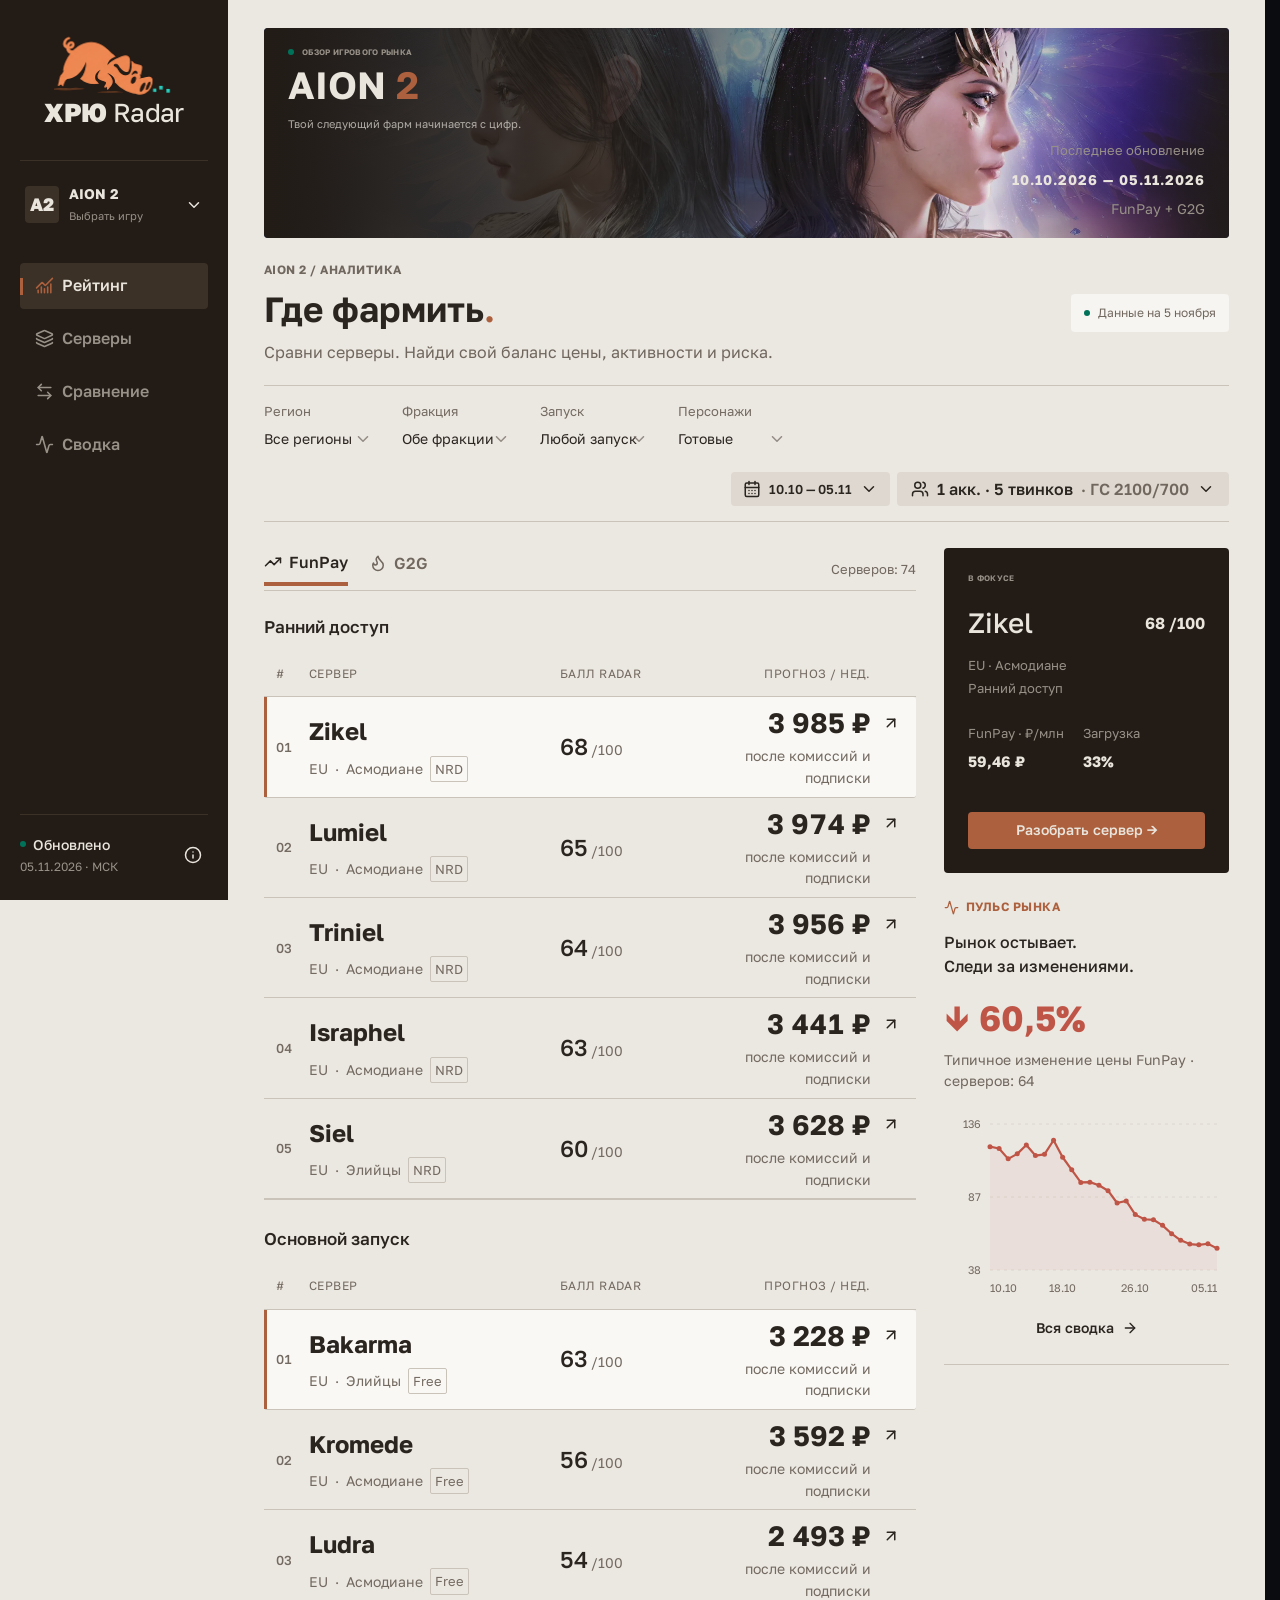
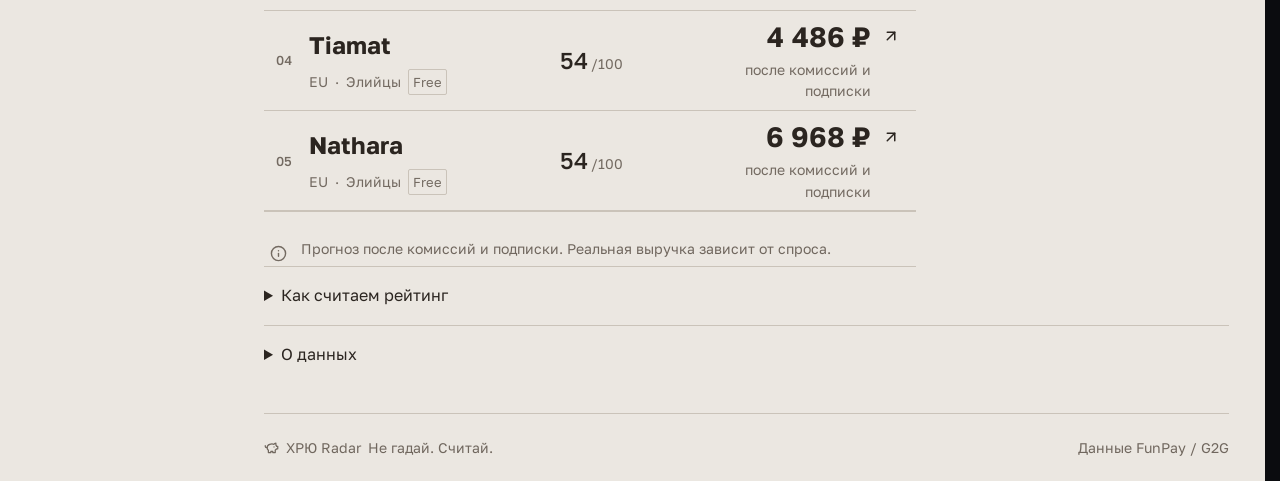
<file: index.html>
<!doctype html><html lang="ru"><meta charset="utf-8"><meta name="viewport" content="width=device-width,initial-scale=1"><title>ХРЮ Radar — AION 2</title><link rel="stylesheet" href="base.css?v=6c9a076c4dc3814c"><link rel="stylesheet" href="working.css?v=8d4cc81366f62b6c"><link rel="stylesheet" href="additions.css?v=b5411ca0a4e7e678"><body><div id="root">Загрузка сохранённых данных…</div><script id="publicationManifest" type="application/json">{"schema_version":"radar_publication_v1","generation":"135b8413547b15d266c007ae80b2dcfcaa9ae17c582a7082f0b9a6cc3ad3d61a","built_at":"2026-11-05T15:26:07.470210+00:00","files":{"data.json":{"path":"data.135b8413547b15d266c007ae80b2dcfcaa9ae17c582a7082f0b9a6cc3ad3d61a.json","sha256":"6f145ba5fe3cd5aca8122b6fd59c827f19010d3eb09880023d44b4642247a480"},"extra.json":{"path":"extra.135b8413547b15d266c007ae80b2dcfcaa9ae17c582a7082f0b9a6cc3ad3d61a.json","sha256":"6c4c9c7c0abc92376260e49a959cdbe99e0820cf877656933834e658649ce357"}}}</script><script src="model.js?v=e4dc9dd5b176dac6"></script><script type="module" src="app.js?v=dff369c497db030e"></script></body></html>
</file>
<file: base.css>
:root,.design-A{--background:oklch(.155 .006 260);--foreground:oklch(.95 .008 95);--card:oklch(.205 .007 260);--popover:oklch(.245 .008 260);--primary:oklch(.85 .174 86);--primary-foreground:oklch(.16 .015 80);--secondary:oklch(.235 .006 260);--muted:oklch(.27 .006 260);--muted-foreground:oklch(.65 .014 260);--accent:oklch(.30 .014 80);--border:oklch(.32 .008 260);--positive:oklch(.78 .16 147);--negative:oklch(.73 .14 28);--lime:oklch(.88 .16 120);--surface:oklch(.955 .008 100);--surface-ink:oklch(.24 .012 260);--surface-muted:oklch(.51 .012 260);--surface-border:oklch(.86 .009 100);--chart-grid:oklch(.82 .008 100);--banner-shade:oklch(.13 .008 260 / 96%);--copper:oklch(.66 .09 49);--teal:oklch(.61 .10 181);--shadow:0 14px 40px oklch(.05 0 0 / 30%);--font-heading:'Manrope','Golos Text',sans-serif;--font-body:'Golos Text',sans-serif;--art-overlay:linear-gradient(90deg,oklch(.13 .008 260) 0%,oklch(.13 .008 260 / 85%) 28%,oklch(.13 .008 260 / 8%) 68%,oklch(.13 .008 260 / 85%) 100%);}
.design-B{--background:oklch(.93 .009 75);--foreground:oklch(.27 .013 60);--card:oklch(.97 .006 75);--popover:oklch(.99 .003 75);--primary:oklch(.55 .105 178);--primary-foreground:oklch(.99 .003 75);--secondary:oklch(.885 .013 75);--muted:oklch(.88 .01 75);--muted-foreground:oklch(.52 .018 65);--accent:oklch(.86 .023 175);--border:oklch(.82 .016 75);--positive:oklch(.49 .10 172);--negative:oklch(.58 .14 30);--surface:oklch(.98 .005 75);--surface-ink:oklch(.27 .013 60);--surface-muted:oklch(.53 .018 65);--surface-border:oklch(.88 .012 75);--chart-grid:oklch(.86 .013 75);--nav-bg:oklch(.23 .014 60);--nav-ink:oklch(.92 .012 75);--nav-muted:oklch(.66 .016 75);--nav-active:oklch(.32 .023 65);--copper:oklch(.57 .11 45);--shadow:0 16px 44px oklch(.25 .01 65 / 14%);--font-heading:'Golos Text',sans-serif;--art-overlay:linear-gradient(90deg,oklch(.23 .014 60) 0%,oklch(.23 .014 60 / 85%) 28%,oklch(.23 .014 60 / 10%) 75%,oklch(.23 .014 60 / 85%) 100%);}
@layer base{*{box-sizing:border-box;border-color:var(--border)}body{margin:0;background:var(--background);color:var(--foreground);font-family:var(--font-body);font-size:16px;letter-spacing:0}button,a,input,select{ -webkit-tap-highlight-color:transparent}button,a,select{touch-action:manipulation}button{font-family:inherit}a{text-decoration:none;color:inherit}button,input,select{font-size:inherit}input,select{color:inherit}input:focus,select:focus{outline:2px solid var(--primary);outline-offset:2px}h1,h2,h3,p{margin:0}h1,h2,h3{font-family:var(--font-heading);letter-spacing:0}button:focus-visible,a:focus-visible{outline:2px solid var(--primary);outline-offset:3px}svg{flex-shrink:0}button{cursor:pointer}}
.radar{min-height:100vh;background:var(--background);color:var(--foreground);font-family:var(--font-body);font-size:16px}.muted{color:var(--muted-foreground)}.positive-text{color:var(--positive)}.negative-text{color:var(--negative)}.eyebrow{font-size:10px;font-weight:650;letter-spacing:1.6px;display:flex;align-items:center;gap:8px;color:var(--muted-foreground)}.live-dot{width:6px;height:6px;background:var(--positive);border-radius:50%;display:inline-block;flex-shrink:0}.prototype-bar{min-height:46px;padding:6px 3%;display:flex;align-items:center;justify-content:space-between;border-bottom:1px solid var(--border);font-size:10px;letter-spacing:1px;gap:16px;background:var(--card)}.prototype-bar>span:first-child{display:flex;gap:9px;align-items:center;color:var(--muted-foreground)}.prototype-note{font-size:10px;letter-spacing:0}.design-switch{display:flex;padding:3px;background:var(--background);border:1px solid var(--border);border-radius:6px;gap:3px}.design-switch button{font-size:11px;height:27px;padding:0 12px}.design-switch button span{font-weight:400;color:var(--muted-foreground)}.design-switch button.selected{background:var(--primary);color:var(--primary-foreground)}.design-switch button.selected span{color:inherit;opacity:.7}.prototype-date{font-size:11px;letter-spacing:0;color:var(--muted-foreground)}.demo-label{font-size:8px;border:1px solid var(--border);padding:3px 6px;margin-left:10px;border-radius:3px}.app-nav{height:87px;display:flex;align-items:center;gap:32px;padding:0 3%;border-bottom:1px solid var(--border)}.brand{display:flex;align-items:center;gap:9px;font-size:23px;font-weight:800;white-space:nowrap;line-height:1.1}.brand-icon{display:grid;place-items:center;width:37px;height:37px;color:var(--primary)}.brand-icon svg{width:34px;height:34px}.brand-light{font-weight:450}.brand small{display:none;font-size:8px;letter-spacing:2px;margin-top:9px;font-weight:400}.game-picker{position:relative;padding-left:27px;border-left:1px solid var(--border)}.game-button{height:48px;padding:0 10px;gap:12px}.game-button>span:nth-child(2){text-align:left;font-size:14px;font-weight:700}.game-button small{display:block;font-size:10px;color:var(--muted-foreground);font-weight:400;margin-top:4px}.game-tile{height:37px;width:35px;background:var(--muted);display:flex;align-items:center;justify-content:center;font-family:var(--font-heading);font-weight:800;font-size:18px;border-radius:4px;color:var(--primary)}.game-tile>span{font-size:12px;margin-top:8px}.app-nav nav{display:flex;align-items:center;gap:8px;align-self:stretch}.nav-link{color:var(--muted-foreground);height:auto;border-radius:0;position:relative;padding:0 17px;font-size:14px;gap:9px}.nav-link.active{color:var(--primary)}.nav-link.active:after{content:'';position:absolute;bottom:0;height:3px;background:var(--primary);left:17px;right:17px}.nav-bottom{margin-left:auto;display:flex;gap:17px;align-items:center}.snapshot{font-size:11px;white-space:nowrap}.snapshot .live-dot{margin-right:5px}.snapshot small{display:block;color:var(--muted-foreground);font-size:10px;margin:5px 0 0 12px}.main-content{max-width:1720px;margin:0 auto;padding:27px 3% 0;min-width:0}.game-banner{position:relative;height:166px;overflow:hidden;background:var(--card);border-radius:5px;display:flex;align-items:center;justify-content:space-between;padding:25px 30px;margin-bottom:30px;isolation:isolate}.game-banner>img{position:absolute;inset:0;width:100%;height:100%;object-fit:cover;object-position:55% 35%;z-index:-2}.game-banner:after{content:'';position:absolute;inset:0;background:var(--art-overlay);z-index:-1}.game-banner .eyebrow{color:var(--primary);font-size:9px;letter-spacing:1.8px}.game-banner-copy p{font-size:12px;color:var(--foreground);opacity:.7;margin-top:7px}.game-title{font-family:var(--font-heading);font-size:53px;font-weight:650;line-height:1.2;margin-top:4px}.game-title>span:first-child{color:var(--primary)}.game-status{display:inline-block;font-family:var(--font-body);font-size:9px;vertical-align:middle;letter-spacing:1px;font-weight:600;padding:3px 6px;border:1px solid var(--border);margin-left:15px;color:var(--primary)}.banner-meta{text-align:right;display:flex;flex-direction:column;gap:8px}.banner-meta>span{font-size:10px;color:var(--muted-foreground)}.banner-meta strong{font-size:14px;letter-spacing:1px}.banner-meta small{font-size:10px;color:var(--muted-foreground)}.page-heading{display:flex;align-items:center;justify-content:space-between;margin-bottom:24px;gap:20px}.page-heading .eyebrow{margin-bottom:8px;font-size:9px}.page-heading h1{font-size:35px;line-height:1.25;font-weight:800}.heading-dot{color:var(--primary)}.page-heading p{font-size:13px;color:var(--muted-foreground);margin-top:9px}.data-status{font-size:11px;color:var(--muted-foreground);display:flex;gap:7px;align-items:center;white-space:nowrap}.filter-bar{display:flex;align-items:center;gap:10px;background:var(--card);padding:12px 14px;border-radius:5px;margin-bottom:26px}.filter-icon{color:var(--muted-foreground);padding:0 6px}.select-field{display:flex;align-items:center;gap:9px;position:relative;border-right:1px solid var(--border);padding-right:12px}.select-field>span{font-size:10px;color:var(--muted-foreground);display:none}.select-field select{appearance:none;background:transparent;border:0;padding:8px 23px 8px 7px;font-size:12px;cursor:pointer;max-width:160px}.select-field svg{position:absolute;right:12px;pointer-events:none;color:var(--muted-foreground)}select option{background:var(--popover);color:var(--foreground)}.filter-end{margin-left:auto;display:flex;gap:9px;align-items:center}.period-wrap,.squad-wrap{position:relative}.period-wrap>button,.squad-button{font-size:11px;height:34px;padding:0 12px;box-shadow:none}.popover{position:absolute;z-index:40;top:calc(100% + 10px);background:var(--popover);color:var(--foreground);padding:18px;border:1px solid var(--border);border-radius:7px;box-shadow:var(--shadow);min-width:260px}.popover>strong{display:block;font-size:14px;margin-bottom:15px}.game-menu{left:0;width:310px}.game-menu button{width:100%;justify-content:flex-start;height:51px}.game-menu button>svg{margin-left:auto;color:var(--positive)}.soon-game{display:flex;align-items:center;gap:12px;padding:14px 10px;font-size:13px;color:var(--muted-foreground)}.soon-game>span{margin-left:auto;font-size:10px;border:1px solid var(--border);padding:3px 7px;border-radius:3px}.squad-menu{right:0;width:320px}.stepper{display:flex;align-items:center;gap:5px;margin:12px 0}.stepper>span{margin-right:auto;font-size:12px}.stepper button{background:var(--secondary);height:28px;width:28px}.stepper output{width:25px;text-align:center;font-size:13px;font-weight:600}.squad-menu>small{font-size:11px;line-height:1.7;color:var(--muted-foreground)}.period-menu{right:0;min-width:280px}.period-menu label{display:flex;align-items:center;justify-content:space-between;font-size:13px;margin-bottom:12px}.period-menu input{background:var(--background);border:1px solid var(--border);padding:8px;border-radius:4px;color-scheme:dark}.design-B .period-menu input{color-scheme:light}.period-menu>button{width:100%;font-size:12px}.ranking-layout{display:grid;grid-template-columns:minmax(0,1fr) 285px;gap:24px}.section-toolbar{display:flex;justify-content:space-between;align-items:center;margin-bottom:16px;gap:10px}.section-toolbar>.muted{font-size:10px;white-space:nowrap}.tabs{display:flex;align-items:center;gap:22px}.tabs button{font-size:13px;color:var(--muted-foreground);padding:0 0 11px;height:34px;border-radius:0;position:relative;gap:7px}.tabs button.active{color:var(--primary)}.tabs button.active:after{content:'';position:absolute;bottom:0;left:0;right:0;height:2px;background:var(--primary)}.data-surface{background:var(--surface);color:var(--surface-ink);border-radius:6px}.ranking-table{overflow:hidden}.table-head,.server-row{display:grid;grid-template-columns:35px minmax(220px,1.5fr) minmax(110px,.8fr) minmax(145px,1fr) 30px;align-items:center;gap:10px;padding:0 22px}.table-head{height:39px;color:var(--surface-muted);font-size:8px;letter-spacing:1px;border-bottom:1px solid var(--surface-border)}.table-head>span{display:flex;align-items:center;gap:4px}.table-head>span:nth-child(4){justify-content:flex-end}.server-row{min-height:81px;border-bottom:1px solid var(--surface-border);position:relative;transition:background .18s}.server-row:hover{background:color-mix(in oklab,var(--primary) 7%,var(--surface))}.server-row.leader{background:color-mix(in oklab,var(--primary) 8%,var(--surface))}.server-row.leader:before{content:'';position:absolute;top:0;bottom:0;left:0;width:3px;background:var(--primary)}.rank-number{font-size:12px;color:var(--surface-muted);font-weight:500}.server-row:first-of-type .rank-number{color:var(--surface-ink)}.server-name{display:flex;align-items:center;gap:12px;min-width:0}.server-name a{font-size:16px;font-weight:700;display:flex;align-items:center;gap:10px;flex-wrap:wrap}.server-avatar{width:39px;height:42px;border-radius:5px;background:var(--surface-border);display:grid;place-items:center;color:var(--surface-ink);flex-shrink:0}.avatar-0{background:color-mix(in oklab,var(--copper) 25%,var(--surface));color:var(--copper)}.avatar-1{background:color-mix(in oklab,var(--teal) 20%,var(--surface));color:var(--teal)}.avatar-2{background:color-mix(in oklab,var(--surface-muted) 18%,var(--surface))}.best-tag{font-size:7px;letter-spacing:.7px;padding:3px 5px;border-radius:2px;background:var(--primary);color:var(--primary-foreground);white-space:nowrap}.server-tags{display:flex;align-items:center;gap:7px;font-size:9px;color:var(--surface-muted);margin-top:6px}.server-tags>span+span:before{content:'·';margin-right:7px}.server-tags .launch-tag{font-size:8px;padding:2px 4px;border:1px solid var(--surface-border);border-radius:2px}.server-tags .launch-tag:before{content:none}.score-cell{display:flex;align-items:center;gap:7px}.score-cell strong{font-size:19px}.score-cell small{font-size:9px;color:var(--surface-muted)}.score-track{width:52px;height:4px;background:var(--surface-border);border-radius:3px;overflow:hidden}.score-fill{display:block;height:100%;background:var(--copper)}.score-57{width:57%;background:var(--teal)}.score-55{width:55%;background:var(--teal)}.score-53{width:53%;background:var(--teal)}.score-48{width:48%}.score-45{width:45%}.score-36{width:36%}.forecast-cell{text-align:right}.forecast-cell strong{font-size:19px;white-space:nowrap;font-weight:750}.forecast-cell small{display:block;font-size:8px;color:var(--surface-muted);margin-top:5px}.row-arrow{color:var(--surface-muted);width:30px;height:32px}.table-foot{display:flex;align-items:center;gap:6px;font-size:9px;color:var(--surface-muted);padding:12px 21px}.table-foot>span{margin-left:auto;white-space:nowrap}.ranking-note{display:flex;align-items:flex-start;gap:9px;color:var(--muted-foreground);font-size:10px;margin-top:17px;line-height:1.8}.ranking-note svg{margin-top:2px}.ranking-note p>span{opacity:.8}.ranking-aside{padding-top:50px}.market-pulse{background:var(--card);padding:22px;border-radius:5px}.market-pulse .eyebrow{font-size:9px;letter-spacing:1.1px}.pulse-mini{color:var(--primary);font-size:22px;line-height:12px}.pulse-heading{display:flex;align-items:center;gap:8px;margin-top:17px}.pulse-heading h3{font-size:17px;line-height:1.5;font-weight:650}.pulse-icon{margin-left:auto;display:none;color:var(--primary)}.pulse-value{font-size:32px;font-family:var(--font-heading);font-weight:700;color:var(--negative);margin-top:20px}.pulse-value small{display:block;font-family:var(--font-body);font-size:10px;font-weight:400;color:var(--muted-foreground);margin-top:4px}.market-pulse .trend-chart{margin-top:13px;--chart-grid:var(--border)}.market-pulse .chart-dot{fill:var(--card)}.market-pulse .trend-chart text{fill:var(--muted-foreground)}.market-pulse .chart-tip rect{fill:var(--foreground)}.market-pulse .chart-tip text{fill:var(--background)}.inline-link{padding:0;margin-top:10px;justify-content:space-between;width:100%;font-size:11px;color:var(--primary)}.pick-section{padding:22px 0 0}.pick-section>.eyebrow{font-size:9px;color:var(--primary);letter-spacing:1px}.pick-title{display:flex;justify-content:space-between;align-items:center;margin-top:17px}.pick-title>strong{font-size:23px;font-family:var(--font-heading)}.score-badge{font-size:16px;color:var(--primary);font-weight:650}.score-badge small{font-size:10px;color:var(--muted-foreground)}.pick-section p{font-size:11px;line-height:1.8;margin-top:9px;color:var(--muted-foreground)}.pick-facts{display:flex;gap:20px;margin:17px 0}.pick-facts>div{display:flex;flex-direction:column;gap:7px}.pick-facts span{font-size:9px;color:var(--muted-foreground)}.pick-facts strong{font-size:15px}.wide{width:100%;font-size:12px;height:38px;justify-content:space-between}.trend-chart svg{display:block;width:100%;overflow:visible}.trend-chart.positive{--line-color:var(--positive)}.trend-chart.negative{--line-color:var(--negative)}.trend-chart.neutral{--line-color:var(--copper)}.chart-grid{stroke:var(--chart-grid);stroke-width:.6;stroke-dasharray:2 3}.chart-area{fill:var(--line-color);opacity:.07}.chart-line{fill:none;stroke:var(--line-color);stroke-width:2}.chart-dot{fill:var(--surface);stroke:var(--line-color);stroke-width:1.7}.chart-dot:not(.active){opacity:0}.trend-chart text{font-family:var(--font-body);font-size:8px;fill:var(--surface-muted)}.chart-tip rect{fill:var(--surface-ink)}.chart-tip text{font-size:9px;fill:var(--surface);font-weight:500}.chart-tip{pointer-events:none}.empty-state{padding:45px;text-align:center;display:flex;flex-direction:column;align-items:center;gap:12px}.empty-state p{font-size:13px}.empty-state button{margin-top:5px}.server-page-heading{margin-top:8px}.server-selection{display:flex;align-items:center;gap:17px;padding:14px 0;border-bottom:1px solid var(--border);margin-bottom:24px}.server-search-wrap{position:relative;flex-shrink:0}.server-search-wrap>button{font-size:12px;height:35px}.stable-servers{display:flex;gap:3px;overflow-x:auto}.stable-servers button{font-size:12px;gap:7px;padding:0 12px;height:35px;color:var(--muted-foreground)}.stable-servers button small{font-size:10px;opacity:.6}.stable-servers button.active{background:var(--primary);color:var(--primary-foreground)}.server-search{width:380px;padding:12px;left:0}.search-input{display:flex;align-items:center;border-bottom:1px solid var(--border);gap:8px;margin-bottom:13px;padding-bottom:7px}.search-input input{border:0;background:transparent;font-size:12px;width:100%;min-width:0;outline:none}.search-input>button{width:24px;height:26px;flex-shrink:0}.server-search>small{font-size:9px;letter-spacing:1px;color:var(--muted-foreground);padding:10px;display:block}.server-search>button{width:100%;justify-content:flex-start;font-size:12px;height:41px}.server-search>button span{font-size:9px;color:var(--muted-foreground)}.server-search>button b{margin-left:auto;font-size:12px;color:var(--primary)}.server-context{display:grid;grid-template-columns:1.1fr .65fr 1fr 1.25fr;align-items:center;background:var(--card);border-radius:6px;padding:24px 28px;gap:20px}.server-identity{display:flex;align-items:center;gap:16px}.context-icon{display:grid;place-items:center;width:60px;height:70px;background:var(--muted);color:var(--primary);border-radius:5px}.context-icon svg{width:32px;height:32px}.server-kicker{font-size:10px;color:var(--muted-foreground);margin-bottom:6px;white-space:nowrap}.server-kicker span{padding:0 3px}.server-identity h2{font-size:32px;line-height:1.1;margin-bottom:10px}.restricted{display:flex;gap:5px;align-items:center;font-size:9px;color:var(--primary)}.context-score,.context-income{border-left:1px solid var(--border);padding-left:27px;display:flex;flex-direction:column}.context-score>span,.context-income>span,.context-load>div>span{font-size:9px;letter-spacing:.7px;color:var(--muted-foreground)}.context-score strong{font-size:40px;font-family:var(--font-heading);line-height:1.4;color:var(--primary)}.context-score small{font-size:12px;color:var(--muted-foreground);font-weight:400;margin-left:5px}.context-income strong{font-size:32px;margin-top:8px;white-space:nowrap}.context-income>small{font-size:10px;color:var(--muted-foreground);margin-top:4px}.context-load{display:grid;grid-template-columns:1fr 1.2fr;align-items:center;gap:14px;border-left:1px solid var(--border);padding-left:24px}.context-load>div:first-child{display:flex;flex-direction:column;gap:11px}.context-load strong{font-size:26px}.context-load .chart-grid{stroke:var(--border)}.context-load .chart-dot{fill:var(--card)}.context-load .trend-chart text{fill:var(--muted-foreground);font-size:9px}.server-tab-bar{display:flex;justify-content:space-between;gap:14px;align-items:center;margin:24px 0}.market-columns-heading{display:grid;grid-template-columns:1fr 1fr;gap:22px;margin-bottom:13px}.market-columns-heading h3{display:flex;align-items:center;gap:9px;font-size:18px}.market-columns-heading h3>span:last-child{font-size:8px;font-family:var(--font-body);font-weight:400;letter-spacing:1px;color:var(--muted-foreground);margin-left:auto}.source-logo{font-size:14px;display:grid;place-items:center;border-radius:4px;width:27px;height:27px;background:var(--primary);color:var(--primary-foreground);font-weight:800}.source-logo.g2g{background:var(--positive);color:var(--background)}.market-charts{display:grid;grid-template-columns:1fr 1fr;gap:14px 22px}.metric-chart{padding:18px 22px 10px;min-width:0}.chart-heading{display:flex;align-items:center;justify-content:space-between;font-size:12px;gap:10px}.chart-source{font-size:8px;color:var(--surface-muted);letter-spacing:1px}.chart-metric{display:flex;align-items:center;gap:15px;margin:8px 0 3px;min-height:30px;flex-wrap:wrap}.chart-metric strong{font-size:26px;font-weight:700}.chart-metric>span{display:flex;gap:4px;align-items:center;font-size:10px}.metric-chart .trend-chart{max-height:105px}.metric-chart .trend-chart svg{height:104px}.chart-caption{display:block;font-size:9px;color:var(--surface-muted);margin:5px 0}.market-disclaimer{display:flex;align-items:center;gap:10px;font-size:10px;color:var(--muted-foreground);margin-top:18px;line-height:1.7}.market-disclaimer>svg:last-child{margin-left:auto}.farm-layout{display:grid;grid-template-columns:minmax(0,1fr) 320px;gap:25px;align-items:start}.section-title{display:flex;justify-content:space-between;align-items:center;gap:15px;margin-bottom:15px}.section-title h2{font-size:20px;font-weight:700}.section-title h3{font-size:17px}.section-title>button{font-size:11px;padding:0;height:28px;color:var(--muted-foreground)}.scenario-fields{padding:20px 23px}.field-grid{display:grid;grid-template-columns:1fr 1fr;gap:25px}.field-grid+.field-grid{margin-top:20px}.field-grid label,.field-grid legend{font-size:11px;margin-bottom:8px;font-weight:500}.field-grid label{display:flex;flex-direction:column;gap:8px;margin:0}.field-grid input{border:1px solid var(--surface-border);background:transparent;padding:10px 12px;border-radius:4px;width:100%;font-size:16px;font-weight:600;height:41px}.field-grid fieldset{border:0;padding:0;min-width:0}.segmented{display:flex;background:var(--surface-border);padding:3px;border-radius:5px;gap:3px}.segmented button{flex:1;height:31px;font-size:12px;color:var(--surface-muted);border-radius:3px}.segmented button.selected{background:var(--surface);color:var(--surface-ink);box-shadow:0 1px 3px color-mix(in oklab,var(--surface-ink) 12%,transparent)}.dungeon-title{margin-top:24px}.dungeon-title .muted{font-size:9px;display:flex;align-items:center;gap:5px}.main-marker,.twin-marker{display:inline-block;width:6px;height:6px;border-radius:50%;background:var(--primary);margin-left:5px}.twin-marker{background:var(--positive)}.dungeon-grid{display:grid;grid-template-columns:repeat(3,minmax(0,1fr));gap:13px}.dungeon{position:relative;border-radius:5px;overflow:hidden;background:var(--card);min-width:0;isolation:isolate}.dungeon img{width:100%;height:90px;object-fit:cover;display:block;opacity:.9}.dungeon-type{position:absolute;left:9px;top:8px;font-size:6px;letter-spacing:.6px;padding:3px 5px;background:var(--banner-shade);color:var(--surface)}.dungeon-info{padding:10px 10px 7px;display:flex;flex-direction:column;gap:5px;min-height:52px}.dungeon-info strong{font-size:10px}.dungeon-info>span{font-size:9px;color:var(--muted-foreground)}.dungeon-actions{display:flex;border-top:1px solid var(--border);margin:0 9px;padding:6px 0;gap:2px}.dungeon-actions button{font-size:8px;flex:1;min-width:0;padding:0 3px;height:24px;gap:2px}.dungeon-actions button svg{width:10px;height:10px}.dungeon-actions button.selected-main{background:var(--primary);color:var(--primary-foreground)}.dungeon-actions button.selected-twin{background:var(--positive);color:var(--background)}.dungeon.main-selected:after{content:'';position:absolute;top:0;bottom:0;left:0;width:2px;background:var(--primary)}.energy-disabled{display:flex;align-items:center;gap:10px;color:var(--muted-foreground);font-size:9px;margin-top:17px;flex-wrap:wrap}.energy-disabled label{display:flex;align-items:center;gap:4px;opacity:.5}.energy-disabled input{width:12px;height:12px}.energy-disabled>.muted{margin-left:auto}.farm-result{padding:24px;position:sticky;top:20px}.farm-result .eyebrow{color:var(--surface-muted);letter-spacing:1px;font-size:9px}.farm-result h3{margin-top:20px;font-size:14px;font-weight:500}.farm-total{font-size:38px;font-weight:800;line-height:1.4;font-family:var(--font-heading);white-space:nowrap;margin-top:7px}.farm-submetrics{display:flex;gap:24px;margin:8px 0 25px}.farm-submetrics>div{display:flex;gap:6px;align-items:center;font-size:15px}.farm-submetrics svg{color:var(--surface-muted)}.farm-submetrics small{font-size:10px;color:var(--surface-muted);margin-left:3px;font-weight:400}.price-input-label{display:flex;flex-direction:column;gap:6px;font-size:12px;font-weight:600}.price-input-label>span{font-size:9px;color:var(--surface-muted);font-weight:400}.price-input-label input{border:1px solid var(--surface-border);border-radius:4px;background:transparent;padding:11px 12px;width:100%;font-size:20px;font-weight:700;margin-top:5px;height:48px}.reset-price{font-size:10px;padding:0;height:30px;color:var(--surface-muted);margin:5px 0 15px}.calculation-lines{padding-top:14px;border-top:1px solid var(--surface-border)}.calculation-lines>div{display:flex;justify-content:space-between;font-size:10px;color:var(--surface-muted);gap:8px;margin-bottom:13px}.calculation-lines strong{color:var(--surface-ink);white-space:nowrap}.calculation-lines .net-line{padding-top:15px;border-top:1px solid var(--surface-border);font-size:12px;color:var(--surface-ink);margin-top:18px}.assumption{display:flex;gap:7px;font-size:9px;line-height:1.8;color:var(--surface-muted);padding:12px;background:color-mix(in oklab,var(--copper) 8%,var(--surface));border-radius:3px;margin-top:20px}.assumption>svg{margin-top:2px;width:13px;height:13px}.local-note{display:flex;align-items:center;gap:4px;font-size:8px;color:var(--surface-muted);margin-top:13px}.page-symbol{width:35px;height:35px;color:var(--primary)}.comparison-controls{display:flex;gap:12px;align-items:center;margin-bottom:25px}.comparison-controls>.muted{margin-left:auto;font-size:11px}.comparison-row{display:grid;grid-template-columns:1.05fr 1fr 1fr;align-items:center;gap:22px;padding:18px 28px;border-bottom:1px solid var(--surface-border)}.comparison-row>span:first-child{font-size:12px;display:flex;gap:7px;align-items:center}.comparison-row>strong{font-size:22px}.comparison-row.metric-income>strong{font-size:30px;font-family:var(--font-heading)}.comparison-row.metric-score>strong{color:var(--teal)}.compare-head{padding-top:26px;padding-bottom:23px}.compare-head .eyebrow{font-size:8px;color:var(--surface-muted)}.compare-head h3{font-size:19px;margin-top:8px}.swap-servers{padding:0;font-size:10px;color:var(--surface-muted);height:25px;margin-top:10px}.compare-server label>span{font-size:9px;display:block;color:var(--surface-muted);margin-bottom:4px}.compare-server select{display:block;border:0;background:transparent;width:90%;font-size:27px;font-weight:750;cursor:pointer;padding:0}.compare-server>span{font-size:10px;display:block;color:var(--surface-muted);margin-top:7px}.trend-compare{padding-top:13px;padding-bottom:17px;border:0}.trend-compare>span:first-child{display:block;line-height:2}.trend-compare small{color:var(--surface-muted);font-size:10px}.trend-compare .trend-chart svg{height:70px}.compare-notice{display:flex;align-items:center;gap:9px;color:var(--muted-foreground);font-size:11px;padding:20px 0 28px}.unit-badge{font-size:9px;letter-spacing:1px;color:var(--primary);background:var(--secondary);padding:7px 10px;border-radius:3px}.section-title>div .eyebrow{margin-bottom:8px;font-size:8px}.loot-row{display:grid;grid-template-columns:1.5fr 1fr 1fr .6fr;align-items:center;gap:20px;padding:13px 24px;border-bottom:1px solid var(--border)}.loot-head{font-size:9px;color:var(--muted-foreground);letter-spacing:1px;padding-top:9px;padding-bottom:12px;background:var(--card);border-radius:4px 4px 0 0}.loot-row>span:first-child{display:flex;align-items:center;gap:12px;font-size:12px}.loot-head>span:first-child{font-size:9px}.loot-row strong{font-size:15px}.loot-row>span:last-child{font-size:12px}.loot-icon{display:grid;place-items:center;background:var(--card);color:var(--primary);width:32px;height:34px;border-radius:4px}.loot-1{color:var(--positive)}.loot-2{color:var(--negative)}.footnote{font-size:10px;color:var(--muted-foreground);margin-top:13px}.summary-topline{display:flex;align-items:center;gap:10px;margin:26px 0 23px;font-size:11px;color:var(--muted-foreground)}.summary-topline strong{font-size:11px;color:var(--foreground);font-weight:500}.summary-topline>.muted{margin-left:auto;font-size:10px}.summary-grid{display:grid;grid-template-columns:repeat(3,1fr);gap:20px}.summary-card{padding:25px;min-width:0}.summary-label{font-size:12px;display:flex;align-items:center;gap:9px;color:var(--surface-muted)}.summary-label svg{width:17px;height:17px}.summary-number{display:flex;align-items:center;gap:12px;font-size:40px;font-family:var(--font-heading);font-weight:750;margin-top:24px;white-space:nowrap}.summary-number svg{width:24px;height:24px}.summary-card>p{font-size:10px;color:var(--surface-muted);margin-top:7px}.summary-card>.trend-chart{margin:24px 0 18px}.summary-card>small{font-size:9px;color:var(--surface-muted);line-height:1.7;display:block}.summary-bottom{display:grid;grid-template-columns:1fr 1fr;margin:22px 0 30px;gap:20px}.signal-block{background:var(--card);padding:24px;display:flex;align-items:center;gap:18px;border-radius:5px}.signal-icon{width:48px;height:56px;border-radius:5px;display:grid;place-items:center;background:var(--secondary);color:var(--muted-foreground)}.signal-icon.warning{color:var(--copper);background:color-mix(in oklab,var(--copper) 10%,var(--card))}.signal-block .eyebrow{font-size:8px;letter-spacing:1px}.signal-block h2{font-size:29px;margin-top:7px;white-space:nowrap}.signal-block h2 span{font-family:var(--font-body);font-size:13px;font-weight:450;color:var(--muted-foreground);margin-left:5px}.signal-block p{font-size:10px;color:var(--muted-foreground);margin-top:8px}.signal-tag{margin-left:auto;color:var(--copper);font-size:8px;white-space:nowrap}.signal-radio{margin-left:auto;color:var(--muted-foreground)}.interpretation-title h2{font-size:19px}.interpretation-title>svg{color:var(--muted-foreground)}.explanations{border-top:1px solid var(--border)}.explanations>section{border-bottom:1px solid var(--border)}.explanations button{justify-content:space-between;width:100%;padding:18px 0;height:auto;font-size:12px;font-weight:500}.explanations p{font-size:12px;line-height:1.9;padding:0 40px 20px 0;color:var(--muted-foreground);max-width:850px}.explanations svg{transition:transform .2s}.rotated{transform:rotate(180deg)}.summary-disclaimer{display:flex;align-items:center;gap:9px;color:var(--muted-foreground);font-size:10px;margin-top:23px}footer{display:flex;align-items:center;justify-content:space-between;gap:20px;padding:23px 0;margin-top:30px;border-top:1px solid var(--border);color:var(--muted-foreground);font-size:9px}footer>span{display:flex;align-items:center;gap:7px}footer>span:first-child>span{margin-left:12px;opacity:.65}.modal-backdrop{position:fixed;inset:0;background:var(--banner-shade);z-index:80;display:flex;align-items:center;justify-content:center;padding:20px}.help-modal{position:relative;max-width:490px;background:var(--popover);border:1px solid var(--border);padding:35px;border-radius:7px;box-shadow:var(--shadow)}.help-modal h2{font-size:24px;margin:18px 0}.help-modal p{font-size:14px;line-height:1.8;color:var(--muted-foreground);margin-top:12px}.help-modal .close{position:absolute;right:12px;top:12px}
/* Market Desk: a different spatial system, not a palette swap. */
.design-B .prototype-bar{background:var(--card);padding-left:25px;padding-right:28px;position:relative;z-index:10}.design-B .app-layout{display:grid;grid-template-columns:228px minmax(0,1fr);min-height:calc(100vh - 46px)}.design-B .app-nav{height:calc(100vh - 46px);position:sticky;top:0;display:flex;flex-direction:column;align-items:stretch;background:var(--nav-bg);color:var(--nav-ink);border:0;padding:33px 20px 24px;gap:32px;--muted-foreground:var(--nav-muted);--foreground:var(--nav-ink);--secondary:var(--nav-active);--accent:var(--nav-active);--border:var(--nav-active);--popover:var(--nav-bg)}.design-B .brand{font-size:25px;gap:5px}.design-B .brand-icon{color:var(--copper)}.design-B .brand small{display:block}.design-B .game-picker{padding:18px 0 0;border-left:0;border-top:1px solid var(--nav-active)}.design-B .game-button{width:100%;justify-content:flex-start;padding:0 5px;gap:10px}.design-B .game-button>svg{margin-left:auto}.design-B .game-tile{background:var(--nav-active);color:var(--nav-ink)}.design-B .app-nav nav{flex-direction:column;gap:7px;align-items:stretch}.design-B .nav-link{height:46px;justify-content:flex-start;padding:0 15px;border-radius:4px;font-size:14px;color:var(--nav-muted)}.design-B .nav-link.active{background:var(--nav-active);color:var(--nav-ink)}.design-B .nav-link.active:after{height:17px;left:0;right:auto;top:15px;width:3px;background:var(--copper)}.design-B .nav-link.active svg{color:var(--copper)}.design-B .nav-bottom{margin: auto 0 0;justify-content:space-between;border-top:1px solid var(--nav-active);padding-top:20px}.design-B .game-menu{left:0;top:calc(100% + 12px)}.design-B .main-content{padding:35px 36px 0;width:100%;max-width:1770px}.design-B .game-banner{height:116px;margin-bottom:27px;padding:18px 24px;color:var(--nav-ink);border-radius:4px}.design-B .game-banner>img{object-position:70% 34%;object-fit:cover}.design-B .game-title{font-size:38px}.design-B .game-banner .eyebrow{color:var(--nav-muted);font-size:8px}.design-B .game-banner-copy p{font-size:11px;color:var(--nav-ink)}.design-B .game-banner .game-status{color:var(--nav-ink);border-color:var(--nav-active)}.design-B .banner-meta>span,.design-B .banner-meta small{color:var(--nav-muted)}.design-B .game-title>span:first-child{color:var(--copper)}.design-B .page-heading h1{font-size:35px;font-weight:650}.design-B .heading-dot{color:var(--copper)}.design-B .page-heading>.data-status{background:var(--card);padding:10px 13px;border-radius:4px}.design-B .filter-bar{background:transparent;border-top:1px solid var(--border);border-bottom:1px solid var(--border);border-radius:0;padding:13px 0;gap:8px;margin-bottom:26px;flex-wrap:wrap}.design-B .filter-icon{display:none}.design-B .select-field>span{display:block;font-size:9px}.design-B .select-field{gap:2px}.design-B .select-field select{font-size:11px;max-width:155px}.design-B .filter-end{gap:7px}.design-B .ranking-layout{grid-template-columns:minmax(0,1fr) 255px;gap:28px}.design-B .section-toolbar{border-bottom:1px solid var(--border);padding-bottom:0;margin-bottom:0;min-height:43px}.design-B .tabs button.active{color:var(--foreground)}.design-B .tabs button.active:after{background:var(--copper)}.design-B .tabs{gap:21px}.design-B .tabs button{font-size:12px}.design-B .ranking-table{background:transparent;border-radius:0;--surface-border:var(--border)}.design-B .table-head,.design-B .server-row{grid-template-columns:25px minmax(190px,1.4fr) minmax(85px,.75fr) minmax(115px,1fr) 25px;padding:0 12px;gap:8px}.design-B .table-head{height:45px;font-size:7px}.design-B .server-row{min-height:90px}.design-B .server-row.leader{background:var(--surface);border-radius:3px;margin-top:0}.design-B .server-row.leader:before{background:var(--copper)}.design-B .server-avatar{display:none}.design-B .server-name a{font-size:18px;gap:7px}.design-B .server-tags{font-size:9px}.design-B .best-tag{background:color-mix(in oklab,var(--primary) 13%,var(--surface));color:var(--primary);font-size:6px}.design-B .score-cell strong{font-size:23px;font-weight:500}.design-B .score-track{display:none}.design-B .forecast-cell strong{font-size:20px;font-weight:650}.design-B .forecast-cell small{font-size:8px}.design-B .table-foot{padding:14px 8px;font-size:8px}.design-B .table-foot>span{display:none}.design-B .ranking-aside{padding-top:0;display:flex;flex-direction:column;gap:25px}.design-B .market-pulse{padding:0 0 18px;border-radius:0;background:transparent;border-bottom:1px solid var(--border);order:2}.design-B .market-pulse .eyebrow{color:var(--copper)}.design-B .pulse-heading{margin-top:13px}.design-B .pulse-heading h3{font-size:16px;font-weight:500}.design-B .pulse-value{font-size:35px;margin-top:13px}.design-B .pick-section{background:var(--nav-bg);color:var(--nav-ink);padding:24px;border-radius:4px;order:1;--muted-foreground:var(--nav-muted);--primary:var(--copper);--primary-foreground:var(--nav-ink);--accent:var(--nav-active)}.design-B .pick-section .pick-title>strong{font-size:28px;font-weight:500}.design-B .pick-section .eyebrow{color:var(--nav-muted);font-size:8px}.design-B .pick-title{gap:7px}.design-B .pick-section .score-badge{color:var(--nav-ink)}.design-B .pick-section .wide{background:var(--copper);color:var(--nav-ink);height:37px;font-size:10px;margin-top:22px}.design-B .pick-facts{gap:19px;margin-top:22px}.design-B .ranking-note{font-size:9px}.design-B .server-selection{padding:0 0 20px;flex-wrap:wrap;gap:10px}.design-B .stable-servers{gap:1px}.design-B .stable-servers button{padding:0 10px}.design-B .stable-servers button.active{background:var(--foreground);color:var(--background)}.design-B .server-context{border-radius:0;background:transparent;border-bottom:1px solid var(--border);padding:0 0 26px;grid-template-columns:1.2fr .55fr .9fr 1.3fr}.design-B .context-icon{display:none}.design-B .server-identity h2{font-size:42px;font-weight:550}.design-B .restricted{color:var(--copper)}.design-B .context-score strong{color:var(--primary);font-weight:500}.design-B .context-income strong{font-size:30px;font-weight:550}.design-B .context-score,.design-B .context-income{border-left:0;padding-left:12px}.design-B .context-load{padding-left:15px}.design-B .market-columns-heading h3{font-size:20px;font-weight:500}.design-B .market-columns-heading h3>span:last-child{font-size:7px}.design-B .source-logo.funpay{background:var(--copper);color:var(--primary-foreground)}.design-B .metric-chart{border-radius:3px;padding:19px 23px 10px}.design-B .chart-metric strong{font-weight:500;font-size:29px}.design-B .market-charts{gap:18px 24px}.design-B .farm-layout{grid-template-columns:minmax(0,1fr) 310px}.design-B .scenario-fields{background:transparent;padding:0 0 20px;border-bottom:1px solid var(--border);border-radius:0}.design-B .field-grid input{background:var(--surface);border-color:transparent}.design-B .segmented{background:var(--secondary)}.design-B .segmented button.selected{background:var(--surface)}.design-B .farm-result{background:var(--nav-bg);color:var(--nav-ink);--surface-ink:var(--nav-ink);--surface-muted:var(--nav-muted);--surface:var(--nav-bg);--surface-border:var(--nav-active);--copper:oklch(.7 .10 50)}.design-B .farm-total{font-weight:500;font-size:40px}.design-B .farm-result .price-input-label input{background:var(--nav-active);border-color:transparent}.design-B .dungeon{background:var(--surface)}.design-B .dungeon-actions{border-color:var(--border)}.design-B .dungeon-actions button{font-size:8px}.design-B .comparison-controls{background:var(--card);padding:12px 16px;border-radius:4px}.design-B .comparison-table{background:transparent}.design-B .compare-head{background:var(--surface);border:0;border-radius:4px;padding-top:24px;padding-bottom:26px}.design-B .compare-head h3{font-weight:500;font-size:20px}.design-B .compare-server select{font-weight:500;font-size:30px}.design-B .comparison-row{padding-top:20px;padding-bottom:20px}.design-B .comparison-row>strong{font-weight:500}.design-B .comparison-row.metric-income{background:var(--card)}.design-B .comparison-row.metric-income>strong{font-size:32px;color:var(--primary)}.design-B .summary-card{border-radius:4px;padding:26px 24px}.design-B .summary-grid{gap:22px}.design-B .summary-number{font-size:38px;font-weight:500}.design-B .summary-bottom{background:var(--nav-bg);color:var(--nav-ink);gap:0;border-radius:4px;--muted-foreground:var(--nav-muted);--secondary:var(--nav-active);--card:var(--nav-bg);--copper:oklch(.73 .10 50)}.design-B .signal-block{background:transparent;flex-wrap:wrap}.design-B .signal-block+.signal-block{border-left:1px solid var(--nav-active)}.design-B .signal-tag{display:none}.design-B .signal-block h2{font-weight:500;font-size:30px}.design-B .summary-disclaimer .live-dot{background:var(--copper)}
@media(min-width:1550px){.main-content{padding-top:32px}.game-banner{height:178px}.page-heading h1{font-size:39px}.page-heading p{font-size:14px}.ranking-layout{grid-template-columns:minmax(0,1fr) 330px;gap:30px}.table-head,.server-row{grid-template-columns:42px minmax(250px,1.7fr) minmax(130px,.8fr) minmax(160px,1fr) 35px;padding-left:28px;padding-right:28px}.server-row{min-height:87px}.server-name a{font-size:18px}.server-tags{font-size:11px}.best-tag{font-size:8px}.score-cell strong{font-size:22px}.forecast-cell strong{font-size:22px}.forecast-cell small{font-size:9px}.table-head{font-size:9px}.filter-bar{padding:14px 18px}.select-field select{font-size:14px}.period-wrap>button,.squad-button{font-size:12px;height:36px}.section-toolbar{margin-bottom:18px}.tabs button{font-size:14px}.ranking-aside{padding-top:52px}.market-pulse{padding:26px}.pulse-heading h3{font-size:20px}.pulse-value{font-size:38px}.pulse-value small{font-size:11px}.pick-section p{font-size:13px}.pick-facts strong{font-size:18px}.pick-facts span{font-size:10px}.ranking-note{font-size:11px}.table-foot{font-size:10px}.metric-chart .trend-chart svg{height:116px}.metric-chart .trend-chart{max-height:120px}.farm-layout{grid-template-columns:minmax(0,1fr) 370px}.farm-result{padding:28px}.dungeon img{height:108px}.dungeon-info strong{font-size:13px}.dungeon-actions button{font-size:10px}.field-grid label,.field-grid legend{font-size:13px}.farm-total{font-size:45px}.calculation-lines>div{font-size:12px}.assumption{font-size:11px}.local-note{font-size:10px}.design-B .main-content{padding:35px 44px 0}.design-B .app-layout{grid-template-columns:250px minmax(0,1fr)}.design-B .ranking-layout{grid-template-columns:minmax(0,1fr) 300px;gap:34px}.design-B .server-row{min-height:94px}.design-B .table-head,.design-B .server-row{grid-template-columns:30px minmax(230px,1.5fr) 100px minmax(135px,1fr) 30px}.design-B .server-name a{font-size:21px}.design-B .server-tags{font-size:11px}.design-B .forecast-cell strong{font-size:24px}.design-B .filter-bar{flex-wrap:nowrap}.design-B .select-field select{font-size:13px}.design-B .market-pulse .pulse-heading h3{font-size:21px}.design-B .pick-section{padding:28px}.design-B .pick-section p{font-size:13px}.design-B .farm-layout{grid-template-columns:minmax(0,1fr) 350px}.design-B .dungeon-actions button{font-size:10px}.design-B .summary-number{font-size:45px}.summary-card>p{font-size:12px}.summary-card>small{font-size:11px}.summary-label{font-size:14px}.summary-number{font-size:45px}.signal-block h2{font-size:34px}.signal-block p{font-size:12px}.explanations button{font-size:14px}.comparison-row>span:first-child{font-size:14px}.comparison-row>strong{font-size:25px}}
@media(min-width:2200px){.radar{font-size:18px}.main-content{max-width:2040px}.app-nav{height:100px}.brand{font-size:27px}.nav-link{font-size:17px}.prototype-bar{min-height:50px}.design-switch button{font-size:13px;height:31px}.game-banner{height:195px}.page-heading h1{font-size:44px}.page-heading p{font-size:16px}.ranking-layout{grid-template-columns:minmax(0,1fr) 380px}.server-row{min-height:102px}.table-head,.server-row{padding-left:35px;padding-right:35px}.server-name a{font-size:21px}.server-tags{font-size:13px}.score-cell strong{font-size:27px}.forecast-cell strong{font-size:26px}.forecast-cell small{font-size:11px}.table-head{font-size:11px;height:49px}.tabs button{font-size:16px}.ranking-aside{padding-top:52px}.pulse-heading h3{font-size:25px}.pulse-value{font-size:42px}.pick-title>strong{font-size:30px}.pick-section p{font-size:15px}.wide{height:45px;font-size:15px}.filter-bar{padding:18px}.select-field select{font-size:16px}.period-wrap>button,.squad-button{font-size:14px;height:39px}.chart-heading{font-size:15px}.chart-metric strong{font-size:32px}.metric-chart .trend-chart svg{height:145px}.metric-chart .trend-chart{max-height:150px}.chart-caption{font-size:12px}.market-disclaimer{font-size:13px}.farm-layout{grid-template-columns:minmax(0,1fr) 420px}.dungeon img{height:145px}.dungeon-info strong{font-size:16px}.dungeon-info>span{font-size:12px}.dungeon-actions button{font-size:12px;height:29px}.farm-total{font-size:50px}.price-input-label{font-size:15px}.price-input-label>span{font-size:12px}.design-B .app-layout{grid-template-columns:280px minmax(0,1fr)}.design-B .app-nav{height:calc(100vh - 50px);padding:40px 25px}.design-B .nav-link{font-size:17px;height:52px}.design-B .ranking-layout{grid-template-columns:minmax(0,1fr) 350px}.design-B .server-row{min-height:110px}.design-B .server-name a{font-size:24px}.design-B .server-tags{font-size:13px}.design-B .forecast-cell strong{font-size:28px}.design-B .score-cell strong{font-size:29px}.design-B .filter-bar .select-field select{font-size:15px}.design-B .game-banner{height:150px}.design-B .game-title{font-size:48px}.design-B .page-heading h1{font-size:43px}.design-B .farm-layout{grid-template-columns:minmax(0,1fr) 410px}.design-B .dungeon-actions button{font-size:12px}.design-B .summary-number{font-size:50px}}
@media(max-width:1190px){.app-nav{gap:16px;padding:0 20px}.app-nav nav{gap:0}.nav-link{padding:0 12px;font-size:12px}.game-picker{padding-left:15px}.nav-bottom .snapshot{display:none}.main-content{padding:23px 24px 0}.prototype-note{display:none}.ranking-layout{grid-template-columns:minmax(0,1fr) 240px;gap:18px}.table-head,.server-row{grid-template-columns:23px minmax(145px,1.2fr) 78px minmax(100px,1fr) 25px;padding:0 13px;gap:7px}.best-tag{display:none}.server-avatar{width:30px;height:35px}.server-name{gap:9px}.server-name a{font-size:15px}.score-track{display:none}.forecast-cell strong{font-size:17px}.market-pulse{padding:18px}.pulse-heading h3{font-size:15px}.filter-bar{flex-wrap:wrap}.filter-end{margin-left:0;flex:1;justify-content:flex-end}.select-field select{font-size:11px;max-width:145px}.table-foot>span{display:none}.server-context{padding:22px;grid-template-columns:1fr .5fr .8fr;gap:15px}.context-load{display:none}.server-identity h2{font-size:29px}.context-icon{width:45px;height:58px}.context-income strong{font-size:27px}.stable-servers button{padding:0 8px;font-size:11px}.farm-layout{grid-template-columns:minmax(0,1fr) 285px;gap:18px}.farm-result{padding:21px}.farm-total{font-size:33px}.dungeon-grid{gap:9px}.dungeon-info strong{font-size:9px}.dungeon-actions button{font-size:7px}.design-B .app-layout{grid-template-columns:195px minmax(0,1fr)}.design-B .app-nav{padding:27px 15px}.design-B .brand{font-size:22px}.design-B .main-content{padding:28px 25px 0}.design-B .ranking-layout{grid-template-columns:minmax(0,1fr)}.design-B .ranking-aside{display:grid;grid-template-columns:1fr 1fr;gap:22px}.design-B .market-pulse{order:1;padding:20px 0}.design-B .pick-section{order:2;padding:22px}.design-B .pick-facts{margin:13px 0}.design-B .pick-section .wide{margin-top:14px}.design-B .market-pulse .trend-chart svg{height:65px}.design-B .filter-end{margin-top:3px}.design-B .server-context{grid-template-columns:1fr .6fr 1fr}.design-B .farm-layout{grid-template-columns:1fr}.design-B .farm-result{position:static;display:grid;grid-template-columns:1fr 1fr;gap:10px 25px}.design-B .farm-result .eyebrow,.design-B .farm-result h3,.design-B .farm-result .farm-total,.design-B .farm-result .farm-submetrics{grid-column:1}.design-B .farm-result .price-input-label{grid-column:2;grid-row:1/4}.design-B .farm-result .reset-price{grid-column:2;grid-row:4}.design-B .farm-result .calculation-lines{grid-column:1/-1}.design-B .farm-result h3{margin-top:10px}.design-B .farm-total{margin-top:0}.design-B .farm-submetrics{margin:0}.summary-number{font-size:31px}.summary-card{padding:20px}.summary-label{font-size:10px}.summary-number svg{width:17px;height:17px}.signal-block{padding:20px;gap:12px;flex-wrap:wrap}.signal-tag{display:none}.signal-block h2{font-size:25px}.signal-icon{width:40px;height:46px}.design-B .summary-grid{grid-template-columns:1fr 1fr;gap:17px}.design-B .summary-grid .summary-card:last-child{grid-column:1/-1;display:grid;grid-template-columns:1fr 1fr;gap:8px 20px}.design-B .summary-grid .summary-card:last-child .trend-chart{grid-column:2;grid-row:1/5;margin:0}.design-B .summary-number{font-size:34px}.design-B .summary-grid .summary-card:last-child .summary-number{margin:0}.design-B .summary-grid .summary-card:last-child>p{margin:0}.design-B .summary-grid .summary-card:last-child small{grid-column:1}.design-B .signal-icon{display:none}.design-B .summary-bottom .signal-radio{display:none}}
@media(max-width:900px){.prototype-bar{padding:6px 20px}.prototype-date{display:none}.app-nav{height:75px;flex-wrap:wrap;gap:12px}.brand{font-size:21px}.brand-icon{width:29px}.brand-icon svg{width:29px}.game-picker{padding-left:12px}.game-button{gap:8px}.game-button small{display:none}.app-nav nav{margin-left:auto}.nav-link{font-size:11px;padding:0 10px;gap:6px}.nav-link svg{width:16px}.nav-bottom{display:none}.ranking-layout{grid-template-columns:1fr}.ranking-aside{display:grid;grid-template-columns:1fr 1fr;gap:25px;padding-top:5px}.market-pulse{padding:22px}.market-pulse .trend-chart svg{height:75px}.pick-section{padding:15px 0}.table-head,.server-row{grid-template-columns:30px minmax(180px,1.3fr) 100px minmax(130px,1fr) 28px;padding:0 20px}.server-avatar{width:38px;height:42px}.score-track{display:block;width:40px}.server-name a{font-size:17px}.forecast-cell strong{font-size:20px}.filter-end{margin-left:auto}.game-banner{height:140px;padding:22px}.game-title{font-size:44px}.page-heading h1{font-size:30px}.stable-servers{width:100%}.server-selection{flex-wrap:wrap;gap:10px}.server-context{grid-template-columns:1.1fr .6fr 1fr}.market-columns-heading h3>span:last-child{display:none}.farm-layout{grid-template-columns:1fr}.farm-result{position:static}.farm-inputs{min-width:0}.dungeon img{height:115px}.dungeon-info strong{font-size:12px}.dungeon-actions button{font-size:10px}.farm-result{display:grid;grid-template-columns:1fr 1fr;gap:10px 30px}.farm-result .eyebrow,.farm-result h3,.farm-result .farm-total,.farm-result .farm-submetrics{grid-column:1}.farm-result .price-input-label{grid-column:2;grid-row:1/4}.farm-result .reset-price{grid-column:2;grid-row:4}.farm-result .calculation-lines{grid-column:1/-1}.farm-result h3{margin-top:10px}.farm-total{margin-top:0}.farm-submetrics{margin:0}.design-B .app-layout{grid-template-columns:165px minmax(0,1fr)}.design-B .app-nav{padding:25px 12px;gap:25px}.design-B .brand{font-size:18px;gap:4px}.design-B .brand-icon{width:25px}.design-B .brand-icon svg{width:25px}.design-B .brand small{font-size:6px;letter-spacing:1.5px}.design-B .game-button{gap:8px}.design-B .app-nav nav{margin:0;align-self:stretch}.design-B .nav-link{font-size:12px;padding:0 9px;gap:9px}.design-B .main-content{padding:24px 22px 0}.design-B .ranking-aside{grid-template-columns:1fr 1fr;gap:18px}.design-B .market-pulse .pulse-heading h3{font-size:14px}.design-B .pick-section{padding:18px}.design-B .pick-section .pick-title>strong{font-size:23px}.design-B .score-badge{font-size:13px}.design-B .score-badge small{font-size:8px}.design-B .table-head,.design-B .server-row{grid-template-columns:22px minmax(130px,1.3fr) 65px minmax(100px,1fr) 23px;padding:0 9px;gap:5px}.design-B .server-name a{font-size:16px}.design-B .forecast-cell strong{font-size:17px}.design-B .score-cell strong{font-size:20px}.design-B .score-cell small{font-size:7px}.design-B .filter-end{width:100%;justify-content:flex-start;flex-wrap:wrap}.design-B .server-context{gap:8px;grid-template-columns:1.1fr .6fr 1fr}.design-B .context-income strong{font-size:22px}.design-B .context-score strong{font-size:32px}.design-B .server-identity h2{font-size:34px}.design-B .server-kicker{font-size:8px}.design-B .market-charts{gap:14px}.design-B .metric-chart{padding:16px 15px 10px}.design-B .chart-metric strong{font-size:23px}.design-B .chart-heading{font-size:11px}.design-B .chart-source{font-size:7px}.design-B .comparison-controls{flex-wrap:wrap;gap:8px}.design-B .comparison-controls>.muted{display:none}.design-B .comparison-row{padding-left:17px;padding-right:17px;gap:14px}.design-B .compare-head h3{font-size:15px}.design-B .compare-server select{font-size:23px}.design-B .compare-server>span{font-size:8px}.design-B .comparison-row>span:first-child{font-size:10px}.design-B .comparison-row>strong{font-size:19px}.design-B .comparison-row.metric-income>strong{font-size:25px}.comparison-controls>.muted{display:none}.design-B .loot-row{padding:13px 12px;gap:12px}.design-B .loot-row>span:first-child{font-size:10px;gap:7px}.design-B .loot-row strong{font-size:12px}.design-B .loot-icon{width:25px}.summary-grid{gap:13px}.summary-card{padding:18px}.summary-number{font-size:27px;gap:5px}.summary-card>small{font-size:8px}.summary-label{gap:6px;font-size:9px}.design-B .summary-card{padding:20px 15px}.design-B .summary-number{font-size:29px}.design-B .summary-label{font-size:10px}.design-B .summary-topline{flex-wrap:wrap}.design-B .summary-topline>.muted{display:none}.design-B .signal-block{padding:18px 15px}.design-B .signal-block h2{font-size:25px}.design-B .signal-block h2 span{font-size:11px}footer{font-size:8px}footer>span:first-child>span{display:none}}
@media(max-width:650px){.prototype-bar{padding:7px 13px;gap:7px;flex-wrap:wrap;justify-content:center;min-height:45px}.prototype-bar>span:first-child{font-size:7px;letter-spacing:.7px}.design-switch{padding:2px;gap:1px}.design-switch button{height:26px;padding:0 7px;font-size:9px}.design-switch button span{display:none}.app-nav{height:auto;padding:14px 17px 0;justify-content:space-between;gap:13px}.brand{font-size:23px}.brand-icon{width:30px}.game-picker{padding-left:0;border:0}.game-button{height:36px}.game-tile{height:30px;width:28px;font-size:16px}.game-button>span:nth-child(2){font-size:12px}.app-nav nav{width:100%;height:46px;justify-content:space-between;margin:0}.nav-link{font-size:12px;gap:6px;padding:0 6px;flex:1}.nav-link.active:after{left:6px;right:6px;height:2px}.main-content{padding:18px 16px 0}.game-banner{height:119px;padding:17px;margin-bottom:24px}.game-title{font-size:36px}.game-banner .eyebrow{font-size:7px;letter-spacing:.7px}.game-banner-copy p{font-size:9px;max-width:180px;line-height:1.6}.game-banner>img{object-position:63% 35%}.banner-meta{display:none}.page-heading{margin-bottom:19px;gap:10px;align-items:flex-start}.page-heading h1{font-size:28px}.page-heading .eyebrow{font-size:8px;letter-spacing:1px}.page-heading p{font-size:11px;line-height:1.7;margin-top:8px}.data-status{display:none}.filter-bar{padding:10px 9px;gap:6px;margin-bottom:20px}.filter-icon{display:none}.select-field{padding-right:4px;flex:1;min-width:0;border-right:1px solid var(--border)}.select-field select{font-size:10px;max-width:100%;width:100%;padding:6px 13px 6px 1px}.select-field svg{width:10px;right:3px}.filter-end{margin:3px 0 0;width:100%;flex:none;display:flex;justify-content:flex-start;flex-wrap:wrap;gap:7px}.period-wrap>button,.squad-button{font-size:9px;height:31px;padding:0 9px;gap:6px}.squad-button>span>.muted{font-size:8px}.period-wrap>button svg,.squad-button svg{width:13px;height:13px}.squad-wrap .popover{left:0;right:auto;width:290px}.period-menu{left:0;right:auto}.section-toolbar{margin-bottom:12px}.tabs{gap:17px}.tabs button{font-size:11px;gap:5px}.tabs button svg{width:14px;height:14px}.section-toolbar>.muted{font-size:8px}.table-head,.server-row{grid-template-columns:19px minmax(110px,1.2fr) 36px minmax(85px,.9fr) 21px;gap:5px;padding:0 11px}.table-head{font-size:6px;letter-spacing:.2px;height:34px}.table-head>span:nth-child(3){font-size:0}.table-head>span:nth-child(3):before{content:'БАЛЛ';font-size:6px}.table-head svg{display:none}.server-row{min-height:74px}.rank-number{font-size:9px}.server-avatar{display:none}.server-name a{font-size:15px}.server-tags{font-size:7px;gap:4px;margin-top:6px;flex-wrap:wrap}.server-tags>span+span:before{margin-right:4px}.server-tags .launch-tag{font-size:6px;padding:1px 3px}.score-cell{gap:2px}.score-cell strong{font-size:17px}.score-cell small,.score-track{display:none}.forecast-cell strong{font-size:16px}.forecast-cell small{font-size:6px}.row-arrow{width:23px;height:28px}.row-arrow svg{width:15px;height:15px}.table-foot{font-size:7px;padding:11px;line-height:1.7}.table-foot svg{width:12px}.ranking-note{font-size:8px;gap:7px}.ranking-note svg{width:13px}.ranking-aside{gap:16px;grid-template-columns:1fr}.market-pulse{padding:20px;display:grid;grid-template-columns:1fr 1fr;gap:8px 18px}.market-pulse>.eyebrow{grid-column:1/-1}.market-pulse .pulse-heading{margin-top:5px}.market-pulse .pulse-heading h3{font-size:15px}.market-pulse .pulse-value{font-size:30px;grid-column:1;margin-top:5px}.market-pulse .pulse-value small{font-size:9px}.market-pulse .trend-chart{grid-column:2;grid-row:2/4;margin:0;align-self:center}.market-pulse .inline-link{grid-column:1/-1}.pick-section{padding:10px 0 0}.pick-title{margin-top:12px}.pick-facts{margin:13px 0}.pick-section p{font-size:11px}.server-page-heading{flex-wrap:wrap}.server-page-heading h1{font-size:27px}.server-page-heading>.period-wrap{margin-top:4px}.server-selection{margin-bottom:19px;padding:0 0 13px}.server-search-wrap>button{height:31px;font-size:11px}.stable-servers{padding-bottom:3px}.stable-servers button{font-size:11px;height:30px;padding:0 10px}.server-search{width:min(345px,calc(100vw - 32px));padding:10px}.server-search>button{font-size:11px;padding:0 8px;gap:7px}.server-search>button span{font-size:7px}.server-context{padding:19px 16px;grid-template-columns:1fr 1fr;gap:20px 14px}.server-identity{grid-column:1/-1;gap:12px}.context-icon{width:44px;height:57px}.server-identity h2{font-size:29px;margin-bottom:7px}.server-kicker{font-size:9px}.context-score,.context-income{border:0;padding-left:0}.context-score>span,.context-income>span{font-size:8px}.context-score strong{font-size:33px}.context-income strong{font-size:27px}.context-income>small{font-size:8px}.server-tab-bar{flex-wrap:wrap;gap:13px;margin:21px 0}.server-tab-bar .tabs{gap:22px}.market-columns-heading{gap:12px}.market-columns-heading h3{font-size:16px;gap:7px}.source-logo{width:23px;height:23px;font-size:12px}.market-charts{gap:11px}.metric-chart{padding:13px 11px 8px;border-radius:4px}.chart-heading{font-size:9px;min-height:20px;align-items:flex-start}.chart-source{display:none}.chart-metric{gap:3px 8px;min-height:36px;margin:3px 0}.chart-metric strong{font-size:21px}.chart-metric>span{font-size:7px;gap:2px}.chart-metric>span svg{width:10px;height:10px}.metric-chart .trend-chart svg{height:79px}.chart-caption{font-size:7px;line-height:1.6;min-height:22px}.market-disclaimer{font-size:8px;gap:7px;align-items:flex-start;line-height:1.8}.market-disclaimer>svg{width:13px;height:13px;margin-top:3px}.market-disclaimer>svg:last-child{display:none}.scenario-fields{padding:16px}.field-grid{gap:16px}.field-grid label,.field-grid legend{font-size:10px}.field-grid input{font-size:15px;padding:9px}.segmented{gap:1px;padding:3px}.segmented button{font-size:10px;padding:0 4px;height:29px}.section-title h2{font-size:18px}.section-title h3{font-size:16px}.section-title>button{font-size:10px}.dungeon-title .muted{font-size:7px;gap:3px}.dungeon-grid{gap:8px;grid-template-columns:repeat(3,minmax(0,1fr))}.dungeon img{height:68px}.dungeon-type{font-size:4px;left:5px;top:5px;letter-spacing:0;padding:3px}.dungeon-info{padding:9px 7px 6px;min-height:60px}.dungeon-info strong{font-size:9px;line-height:1.4;overflow-wrap:anywhere}.dungeon-info>span{font-size:8px}.dungeon-actions{margin:0 4px;gap:2px;flex-direction:column}.dungeon-actions button{font-size:8px;height:23px;flex:auto}.energy-disabled{font-size:8px;gap:8px}.energy-disabled>.muted{margin:0}.farm-result{padding:21px;gap:8px 14px;display:block}.farm-result .eyebrow{font-size:8px}.farm-result h3{margin-top:15px}.farm-total{font-size:39px;margin-top:5px}.farm-submetrics{margin:7px 0 23px}.price-input-label{font-size:11px}.price-input-label input{height:44px}.farm-submetrics>div{font-size:16px}.assumption{margin-top:15px}.page-symbol{display:none}.comparison-controls{flex-wrap:wrap;gap:8px;margin-bottom:18px}.comparison-row{grid-template-columns:1fr 1fr 1fr;gap:9px;padding:16px 12px}.comparison-row>span:first-child{font-size:9px;gap:4px}.comparison-row>span:first-child svg{width:11px}.comparison-row>strong{font-size:16px;white-space:nowrap}.comparison-row.metric-income>strong{font-size:19px}.compare-head{padding:17px 12px}.compare-head h3{font-size:12px;line-height:1.6}.compare-head .eyebrow{font-size:5px;letter-spacing:.5px}.swap-servers{font-size:7px;gap:3px;margin-top:4px;white-space:normal;line-height:1.5}.swap-servers svg{width:10px;height:10px}.compare-server label>span{font-size:8px}.compare-server select{font-size:19px;width:100%}.compare-server>span{font-size:7px;line-height:1.7}.trend-compare{padding:12px 10px}.trend-compare .trend-chart svg{height:55px}.trend-compare>span:first-child{font-size:9px}.trend-compare small{font-size:8px}.compare-notice{font-size:9px;align-items:flex-start;line-height:1.8;padding:17px 0 23px}.compare-notice svg{width:14px;height:14px;margin-top:3px}.section-title>div .eyebrow{font-size:6px;letter-spacing:.6px}.unit-badge{font-size:7px;letter-spacing:.5px;padding:6px}.loot-row{grid-template-columns:1.4fr .9fr .9fr .6fr;padding:11px 7px;gap:7px}.loot-head{font-size:7px}.loot-row>span:first-child{font-size:9px;gap:6px}.loot-head>span:first-child{font-size:7px}.loot-icon{width:22px;height:27px;flex-shrink:0}.loot-icon svg{width:16px;height:16px}.loot-row strong{font-size:11px}.loot-row>span:last-child{font-size:9px}.footnote{font-size:8px;line-height:1.7}.summary-topline{flex-wrap:wrap;gap:7px;font-size:9px;margin:20px 0 18px}.summary-topline strong{font-size:9px}.summary-topline>.muted{display:none}.summary-grid{grid-template-columns:1fr;gap:12px}.summary-card{padding:20px;display:grid;grid-template-columns:1fr 1fr;gap:4px 15px}.summary-card>.summary-label{grid-column:1/-1;font-size:11px}.summary-number{font-size:30px;grid-column:1;margin-top:12px;gap:7px}.summary-card>p{font-size:9px;grid-column:1;line-height:1.7;margin:0}.summary-card>.trend-chart{grid-column:2;grid-row:2/4;margin:0;align-self:center}.summary-card>small{font-size:8px;grid-column:1/-1;margin-top:13px}.summary-bottom{grid-template-columns:1fr;gap:12px;margin:15px 0 25px}.signal-block{padding:20px;gap:15px;flex-wrap:nowrap}.signal-block h2{font-size:28px}.signal-block p{font-size:9px}.signal-block .eyebrow{font-size:7px}.signal-radio{width:22px}.interpretation-title h2{font-size:17px}.explanations button{font-size:11px;gap:12px;text-align:left;white-space:normal}.explanations p{font-size:11px;padding-right:5px}.summary-disclaimer{font-size:8px;line-height:1.8;align-items:flex-start}.summary-disclaimer .live-dot{margin-top:5px}footer{margin-top:24px;padding:18px 0;align-items:flex-start;gap:15px}footer>span:last-child{max-width:180px;text-align:right;font-size:7px;line-height:1.7}footer>span:last-child svg{display:none}.game-menu{left:auto;right:0;width:290px}.design-B .prototype-bar{padding:7px 13px}.design-B .app-layout{display:block}.design-B .app-nav{position:static;height:auto;display:grid;grid-template-columns:1fr 1fr;padding:18px 17px 0;gap:17px 12px}.design-B .brand{font-size:22px}.design-B .brand-icon{width:30px}.design-B .brand-icon svg{width:29px}.design-B .brand small{font-size:6px;margin-top:5px}.design-B .game-picker{padding:0;border:0;justify-self:end}.design-B .game-button{width:auto;gap:8px;height:34px}.design-B .game-button>span:nth-child(2){font-size:11px}.design-B .app-nav nav{grid-column:1/-1;display:grid;grid-template-columns:repeat(4,1fr);height:43px;gap:5px}.design-B .nav-link{font-size:10px;padding:0 6px;height:43px;gap:5px;justify-content:center;border-radius:3px 3px 0 0}.design-B .nav-link svg{width:13px;height:13px}.design-B .nav-link.active:after{top:auto;bottom:0;left:7px;right:7px;width:auto;height:2px}.design-B .nav-bottom{display:none}.design-B .main-content{padding:22px 17px 0}.design-B .game-banner{height:99px;padding:15px 17px;margin-bottom:24px}.design-B .game-title{font-size:31px}.design-B .game-banner .eyebrow{font-size:6px;letter-spacing:.6px}.design-B .game-banner-copy p{font-size:9px}.design-B .page-heading h1{font-size:27px}.design-B .filter-bar{padding:12px 0;gap:4px}.design-B .select-field>span{display:none}.design-B .select-field select{font-size:10px;max-width:100%;padding-left:2px}.design-B .filter-end{gap:6px;flex-wrap:wrap;margin-top:7px}.design-B .ranking-layout{gap:18px}.design-B .section-toolbar{min-height:36px}.design-B .tabs{gap:15px}.design-B .tabs button{font-size:10px}.design-B .table-head,.design-B .server-row{grid-template-columns:17px minmax(105px,1.3fr) 30px minmax(80px,1fr) 18px;padding:0 6px;gap:5px}.design-B .server-row{min-height:81px}.design-B .table-head{height:36px;font-size:6px}.design-B .server-name a{font-size:17px}.design-B .server-tags{font-size:7px}.design-B .forecast-cell strong{font-size:17px}.design-B .forecast-cell small{font-size:6px}.design-B .score-cell strong{font-size:19px}.design-B .table-foot{padding:12px 6px;font-size:7px}.design-B .ranking-aside{display:flex;gap:20px}.design-B .pick-section{padding:22px}.design-B .pick-section .eyebrow{font-size:8px}.design-B .pick-section .pick-title>strong{font-size:28px}.design-B .pick-section p{font-size:11px}.design-B .pick-section .wide{font-size:11px}.design-B .market-pulse{display:grid;padding:0 0 18px}.design-B .market-pulse .pulse-heading h3{font-size:16px}.design-B .market-pulse .pulse-value{font-size:32px}.design-B .market-pulse .trend-chart svg{height:80px}.design-B .server-context{grid-template-columns:1fr 1fr;gap:18px;padding-bottom:21px}.design-B .server-identity{grid-column:1/-1}.design-B .server-identity h2{font-size:38px}.design-B .context-score,.design-B .context-income{padding:0}.design-B .context-income strong{font-size:28px}.design-B .server-kicker{font-size:9px}.design-B .stable-servers{gap:2px}.design-B .stable-servers button{padding:0 9px}.design-B .server-selection{gap:12px}.design-B .market-charts{gap:11px}.design-B .metric-chart{padding:14px 11px 8px}.design-B .chart-heading{font-size:9px}.design-B .chart-metric strong{font-size:22px}.design-B .market-columns-heading h3{font-size:17px}.design-B .farm-result{display:block;padding:23px}.design-B .farm-total{font-size:41px;margin-top:7px}.design-B .farm-submetrics{margin:10px 0 24px}.design-B .dungeon-actions button{font-size:8px}.design-B .dungeon-info strong{font-size:9px}.design-B .dungeon-title .muted{font-size:7px}.design-B .comparison-controls{padding:10px;gap:6px}.design-B .comparison-row{padding:17px 10px;gap:8px}.design-B .compare-head h3{font-size:13px}.design-B .compare-server select{font-size:20px}.design-B .compare-server>span{font-size:7px}.design-B .comparison-row>span:first-child{font-size:9px}.design-B .comparison-row>strong{font-size:16px}.design-B .comparison-row.metric-income>strong{font-size:21px}.design-B .loot-row{padding:12px 7px;gap:7px}.design-B .loot-row>span:first-child{font-size:9px}.design-B .loot-row strong{font-size:11px}.design-B .summary-grid{grid-template-columns:1fr;gap:13px}.design-B .summary-card{padding:21px}.design-B .summary-label{font-size:11px}.design-B .summary-number{font-size:33px}.design-B .summary-grid .summary-card:last-child{grid-column:auto;gap:4px 15px}.design-B .summary-grid .summary-card:last-child .trend-chart{grid-column:2;grid-row:2/4;align-self:center}.design-B .summary-grid .summary-card:last-child>small{grid-column:1/-1}.design-B .summary-grid .summary-card:last-child .summary-number{margin-top:12px}.design-B .summary-bottom{gap:0}.design-B .summary-bottom .signal-block{padding:22px}.design-B .summary-bottom .signal-block+.signal-block{border-left:0;border-top:1px solid var(--nav-active)}.design-B .signal-block h2{font-size:31px}.design-B .signal-block h2 span{font-size:13px}.design-B .signal-icon{display:grid}.design-B .game-menu{left:auto;right:0}.help-modal{padding:28px}.help-modal h2{font-size:22px}.help-modal p{font-size:13px}}
@media(prefers-reduced-motion:no-preference){.main-content{animation:enter .3s ease-out}.live-dot{animation:soft-pulse 3s ease-in-out infinite}@keyframes enter{from{opacity:.6;transform:translateY(4px)}to{opacity:1;transform:translateY(0)}}@keyframes soft-pulse{50%{opacity:.5}}}

/* Final density and legibility pass. */
.prototype-bar,.prototype-date{font-size:12px}.prototype-note{font-size:11px}.design-switch button{font-size:12px}.nav-link{font-size:16px}.snapshot{font-size:12px}.game-button>span:nth-child(2){font-size:16px}.game-button small{font-size:11px}.page-heading p{font-size:16px}.eyebrow{font-size:11px}.tabs button{font-size:15px}.period-wrap>button,.squad-button{font-size:13px}.select-field select{font-size:14px}.table-head{font-size:10px}.server-tags{font-size:12px}.server-tags .launch-tag{font-size:10px}.forecast-cell small{font-size:11px}.table-foot{font-size:11px}.ranking-note{font-size:12px}.chart-heading{font-size:15px}.chart-metric>span{font-size:12px}.chart-caption{font-size:11px}.market-disclaimer{font-size:12px}.metric-chart{padding:17px 22px 9px}.chart-metric{margin:6px 0}.metric-chart .chart-metric svg{height:14px;width:14px}.context-load .trend-chart svg{height:80px}.summary-label{font-size:15px}.summary-card>p{font-size:13px}.summary-card>small{font-size:12px}.signal-block p{font-size:13px}.explanations button{font-size:15px}.explanations p{font-size:14px}.summary-disclaimer{font-size:12px}.comparison-row>span:first-child{font-size:15px}.compare-server>span{font-size:12px}.loot-row>span:first-child{font-size:14px}.footnote{font-size:12px}.field-grid label,.field-grid legend{font-size:14px}.price-input-label{font-size:14px}.price-input-label>span{font-size:11px}.reset-price{font-size:12px}.dungeon-info strong{font-size:13px}.dungeon-info>span{font-size:11px}.dungeon-actions button{font-size:11px}.dungeon-type{font-size:8px}.energy-disabled{font-size:11px}.calculation-lines>div{font-size:12px}.assumption{font-size:11px}.local-note{font-size:10px}.server-kicker{font-size:12px}.restricted{font-size:11px}.context-score>span,.context-income>span,.context-load>div>span{font-size:10px}.stable-servers button{font-size:13px}.stable-servers button small{font-size:11px}.server-search-wrap>button{font-size:13px}.ranking-aside .eyebrow{font-size:10px}.pick-section p{font-size:14px}.pick-facts span{font-size:12px}.pulse-value small{font-size:12px}.wide{font-size:14px}.inline-link{font-size:13px}.design-B .nav-link{font-size:16px}.design-B .select-field select{font-size:14px}.design-B .tabs button{font-size:14px}.design-B .server-tags{font-size:12px}.design-B .forecast-cell small{font-size:11px}.design-B .pick-section p{font-size:13px}.design-B .pick-section .wide{font-size:13px}.design-B .table-foot{font-size:11px}.design-B .ranking-note{font-size:12px}.design-B .dungeon-actions button{font-size:11px}.design-B .comparison-row>span:first-child{font-size:14px}.design-B .compare-server>span{font-size:12px}.design-B .summary-grid{grid-template-columns:1.2fr 1fr 1fr}.design-B .summary-card:first-child{background:var(--nav-bg);color:var(--nav-ink);--surface-ink:var(--nav-ink);--surface-muted:var(--nav-muted);--surface:var(--nav-bg);--chart-grid:var(--nav-active);--negative:oklch(.76 .12 35)}
@media(min-width:1200px){.game-banner{height:128px;margin-bottom:24px}.game-title{font-size:44px}.main-content{padding-top:25px}.page-heading{margin-bottom:20px}.page-heading h1{font-size:35px}.filter-bar{margin-bottom:19px}.server-row{min-height:69px}.table-head{height:36px}.ranking-aside{padding-top:52px}.market-pulse{padding:22px}.pulse-heading h3{font-size:20px}.pick-section{padding-top:21px}.section-toolbar{margin-bottom:14px}.ranking-layout{grid-template-columns:minmax(0,1fr) 310px}.server-context{padding-top:19px;padding-bottom:19px}.server-selection{margin-bottom:20px;padding-bottom:12px}.server-tab-bar{margin:20px 0}.dungeon img{height:80px}.dungeon-info{min-height:51px}.dungeon-type{font-size:7px}.scenario-fields{padding:18px 22px}.field-grid+.field-grid{margin-top:16px}.farm-layout{gap:22px}.dungeon-title{margin-top:20px}.design-B .game-banner{height:102px;margin-bottom:23px}.design-B .main-content{padding-top:28px}.design-B .server-row{min-height:75px}.design-B .ranking-layout{grid-template-columns:minmax(0,1fr) 285px}.design-B .server-context{padding-bottom:22px}.design-B .farm-layout{grid-template-columns:320px minmax(0,1fr)}.design-B .farm-result{grid-column:1;grid-row:1}.design-B .farm-inputs{grid-column:2;grid-row:1}.design-B .dungeon img{height:92px}.design-B .summary-number{font-size:40px}.summary-card>.trend-chart{margin:20px 0 15px}.summary-card{padding:23px}.design-B .summary-card{padding:24px}.summary-number{font-size:42px}.summary-bottom{margin-bottom:25px}}
@media(min-width:2200px){.game-banner{height:158px}.main-content{max-width:2150px}.server-row{min-height:90px}.page-heading h1{font-size:44px}.page-heading p{font-size:18px}.nav-link{font-size:18px}.tabs button{font-size:18px}.period-wrap>button,.squad-button,.select-field select{font-size:16px}.server-name a{font-size:23px}.server-tags{font-size:14px}.forecast-cell small{font-size:13px}.table-head{font-size:12px;height:44px}.ranking-note,.table-foot{font-size:14px}.ranking-layout{grid-template-columns:minmax(0,1fr) 365px}.chart-heading{font-size:18px}.chart-caption{font-size:14px}.chart-metric>span{font-size:15px}.metric-chart .trend-chart svg{height:145px}.summary-label{font-size:18px}.summary-card>p{font-size:16px}.summary-card>small{font-size:14px}.design-B .nav-link{font-size:18px}.design-B .server-row{min-height:94px}.design-B .game-banner{height:135px}.design-B .ranking-layout{grid-template-columns:minmax(0,1fr) 350px}.design-B .tabs button{font-size:17px}.design-B .server-tags{font-size:14px}.design-B .forecast-cell small{font-size:13px}.design-B .farm-layout{grid-template-columns:395px minmax(0,1fr)}.dungeon img,.design-B .dungeon img{height:120px}.dungeon-info strong{font-size:16px}.dungeon-actions button,.design-B .dungeon-actions button{font-size:14px}.dungeon-info>span{font-size:13px}.field-grid label,.field-grid legend{font-size:17px}.calculation-lines>div{font-size:15px}.assumption{font-size:14px}.local-note{font-size:13px}}
@media(max-width:1190px){.design-B .summary-grid{grid-template-columns:1fr 1fr}.nav-link{font-size:13px}.server-tags{font-size:10px}.chart-heading{font-size:13px}.chart-caption{font-size:10px}.field-grid label,.field-grid legend{font-size:12px}.dungeon-info strong{font-size:11px}.dungeon-actions button,.design-B .dungeon-actions button{font-size:9px}.design-B .nav-link{font-size:14px}.design-B .forecast-cell small{font-size:9px}.design-B .server-tags{font-size:10px}.summary-card>small{font-size:10px}.summary-card>p{font-size:11px}.summary-label{font-size:12px}.design-B .select-field select{font-size:12px}}
@media(max-width:650px){.prototype-bar,.prototype-date{font-size:8px}.design-switch button{font-size:10px}.nav-link,.design-B .nav-link{font-size:11px}.page-heading p{font-size:13px}.tabs button{font-size:12px}.period-wrap>button,.squad-button{font-size:10px}.select-field select,.design-B .select-field select{font-size:11px}.server-tags,.design-B .server-tags{font-size:8px}.server-tags .launch-tag{font-size:7px}.table-head{font-size:7px}.forecast-cell small,.design-B .forecast-cell small{font-size:7px}.table-foot,.design-B .table-foot{font-size:8px}.ranking-note,.design-B .ranking-note{font-size:10px}.chart-heading,.design-B .chart-heading{font-size:11px}.chart-metric>span{font-size:8px}.chart-caption{font-size:8px}.market-disclaimer{font-size:10px}.context-load{display:block;grid-column:1/-1;border-left:0;border-top:1px solid var(--border);padding:13px 0 0}.context-load>div:first-child{flex-direction:row;align-items:center;justify-content:space-between}.context-load>div:first-child>span{font-size:9px}.context-load strong{font-size:20px}.context-load .trend-chart svg{height:65px}.server-kicker,.design-B .server-kicker{font-size:10px}.restricted{font-size:10px}.context-score>span,.context-income>span{font-size:9px}.stable-servers button{font-size:12px}.stable-servers button small{font-size:10px}.comparison-row>span:first-child,.design-B .comparison-row>span:first-child{font-size:10px}.compare-server>span,.design-B .compare-server>span{font-size:8px}.loot-row>span:first-child{font-size:10px}.footnote{font-size:10px}.summary-card>p{font-size:11px}.summary-card>small{font-size:10px}.summary-label{font-size:13px}.explanations button{font-size:13px}.explanations p{font-size:12px}.summary-disclaimer{font-size:10px}.signal-block p{font-size:11px}.design-B .summary-grid{grid-template-columns:1fr}.field-grid label,.field-grid legend{font-size:12px}.dungeon-info strong,.design-B .dungeon-info strong{font-size:10px}.dungeon-info>span{font-size:9px}.dungeon-type{font-size:5px}.dungeon-actions button,.design-B .dungeon-actions button{font-size:9px}.energy-disabled{font-size:9px}.price-input-label{font-size:13px}.price-input-label>span{font-size:10px}.reset-price{font-size:11px}.calculation-lines>div{font-size:11px}.assumption{font-size:10px}.local-note{font-size:9px}.design-B .comparison-row>span:first-child{font-size:10px}.design-B .tabs button{font-size:11px}}
</file>
<file: working.css>
/* Original B components and layout, with an isolated dark game skin. */
*{box-sizing:border-box}body{margin:0}button,input,select{font-family:inherit}button{border:0}a{text-decoration:none}svg{vertical-align:middle}.ui-button{display:inline-flex;align-items:center;justify-content:center;gap:8px;white-space:nowrap;border-radius:4px;padding:9px 14px;min-height:34px;background:var(--primary);color:var(--primary-foreground);font-weight:550;line-height:1.3;font-size:14px;transition:background .15s,border-color .15s}.variant-ghost{background:transparent;color:inherit}.variant-ghost:hover{background:var(--accent)}.variant-secondary{background:var(--secondary);color:var(--foreground)}.variant-outline{background:transparent;border:1px solid var(--border);color:var(--foreground)}.size-icon{width:34px;height:34px;padding:6px}.size-icon svg{width:18px;height:18px}.ui-button:disabled{opacity:.4;cursor:default}input,select{font-family:inherit}button,input{line-height:1.4}.text-primary{color:var(--primary)}.wide{width:100%}input:disabled{opacity:.5}button svg{width:18px;height:18px}.sr-only{position:absolute;width:1px;height:1px;overflow:hidden;clip:rect(0,0,0,0)}
</file>
<file: additions.css>
@font-face{font-family:'Golos Text';src:url('assets/fonts/GolosText.ttf') format('truetype');font-style:normal;font-weight:100 900;font-display:swap}.design-B{--font-body:'Golos Text',sans-serif;--font-heading:'Golos Text',sans-serif}.prototype-bar .design-switch a{padding:6px 10px;font-size:11px;letter-spacing:0}.prototype-bar{min-height:46px}.working-group{margin-bottom:26px}.working-group>h3{font-size:17px;margin:22px 0 13px;font-weight:650;display:flex;gap:12px;align-items:center}.working-group>h3 small{font-size:11px;font-weight:400;color:var(--muted-foreground);padding:3px 7px;border:1px solid var(--border);border-radius:3px}.working-method{font-size:13px;color:var(--muted-foreground);line-height:1.7;padding:15px 0;border-top:1px solid var(--border)}.working-method summary{cursor:pointer;color:var(--foreground)}.working-method p{margin:12px 0}.working-number{display:flex;justify-content:space-between;gap:20px;align-items:center;margin-bottom:15px;font-size:13px}.working-number input{width:65px;padding:7px;border:1px solid var(--border);background:var(--background);border-radius:4px}.squad-menu .ui-button{margin-top:14px;width:100%}.period-menu{z-index:60}.server-search{max-height:65vh;overflow:auto}.game-menu{z-index:65}.game-menu .footnote{white-space:normal}.empty-chart{min-height:120px;display:grid;place-items:center;color:var(--muted-foreground);font-size:12px;text-align:center}.chart-tip{position:absolute;bottom:28px;left:10px;z-index:3;padding:7px 10px;background:var(--popover);border:1px solid var(--border);border-radius:4px;font-size:12px;color:var(--foreground);box-shadow:var(--shadow);pointer-events:none}.trend-chart{position:relative}.chart-line{fill:none;stroke:var(--teal);stroke-width:2.3}.trend-chart text{font-size:7px;fill:var(--surface-muted)}.trend-chart g{cursor:crosshair}.working-energy{margin:18px 0;border-top:1px solid var(--surface-border);padding-top:16px;display:grid;gap:12px}.working-energy label{display:flex;align-items:center;gap:9px;font-size:12px}.working-energy input{width:16px;height:16px;accent-color:var(--primary)}.scenario-fields select{width:100%;padding:9px;border:1px solid var(--border);background:var(--surface);border-radius:4px}.scenario-fields .field-grid+label{margin-top:15px}.scenario-fields>.field-grid+.field-grid{margin-top:18px}.design-B .scenario-fields{padding:22px}.scenario-fields fieldset{border:0;padding:0;margin:0;min-width:0}.scenario-fields legend{padding:0;margin-bottom:8px}.price-input-label input{width:100%}.farm-result .farm-total.negative-text,.comparison-row.metric-income .negative-text{color:var(--negative)}.farm-submetrics{display:flex;gap:15px;flex-wrap:wrap}.calculation-lines div{gap:12px}.calculation-lines strong{text-align:right;white-space:nowrap}.local-note{line-height:1.7}.summary-grid{margin-bottom:25px}.summary-card .eyebrow{color:var(--surface-muted)}.summary-card p{line-height:1.7}.summary-card small{font-size:12px;color:var(--surface-muted)}.summary-number{font-size:40px;margin:20px 0 15px;font-weight:700;color:var(--surface-ink)}.summary-card:first-child .summary-number{color:var(--nav-ink)}.summary-card:first-child .eyebrow{color:var(--nav-muted)}.summary-card:first-child .trend-chart text{fill:var(--nav-muted)}.loot-head{color:var(--surface-muted);font-size:11px;border-bottom:1px solid var(--surface-border)}.loot-row{grid-template-columns:minmax(200px,1.4fr) 1fr 1fr}.loot-row strong{text-align:right;font-size:14px;font-weight:500}.help-modal p{margin:18px 0;line-height:1.7}.main-content>.footnote{margin:20px 0}.data-surface{overflow:hidden}.comparison-table .trend-chart{overflow:visible}.server-kicker{line-height:1.7}.market-disclaimer{line-height:1.7}.design-B .comparison-header{padding:24px}.compare-server select{max-width:100%;text-overflow:ellipsis}.comparison-row>strong{min-width:0}.design-B .server-row{min-height:80px}.design-B .ranking-table{border-bottom:1px solid var(--border)}.rank-number{font-variant-numeric:tabular-nums}.forecast-cell strong{font-variant-numeric:tabular-nums}.field-grid input{min-height:42px}.assumption{line-height:1.6}.empty-state{padding:40px 20px;font-size:15px;text-align:center}.restricted{white-space:normal}
@media(min-width:1200px){.design-B .main-content{max-width:1900px}.design-B .game-banner{height:110px}.design-B .app-layout{grid-template-columns:240px minmax(0,1fr)}.design-B .ranking-layout{grid-template-columns:minmax(0,1fr) 285px}.design-B .farm-layout{grid-template-columns:330px minmax(0,1fr)}.design-B .summary-grid{grid-template-columns:repeat(3,minmax(0,1fr))}.design-B .server-context{grid-template-columns:1.2fr .55fr .9fr 1.3fr}.design-B .context-load{display:block}.context-load .trend-chart svg{height:50px}.design-B .server-row{min-height:83px}}
@media(min-width:2200px){.design-B .main-content{max-width:2240px;padding-left:48px;padding-right:48px}.design-B .app-layout{grid-template-columns:280px minmax(0,1fr)}.design-B .server-row{min-height:98px}.working-group>h3{font-size:23px}.working-group>h3 small{font-size:14px}.design-B .ranking-layout{grid-template-columns:minmax(0,1fr) 350px}.design-B .farm-layout{grid-template-columns:400px minmax(0,1fr)}.design-B .game-banner{height:135px}.working-energy label{font-size:15px}.local-note{font-size:14px}.summary-card small{font-size:14px}}
@media(max-width:1190px){.design-B .farm-layout{display:flex;flex-direction:column}.design-B .farm-result{display:block;position:static}.summary-grid{grid-template-columns:1fr 1fr}.design-B .summary-grid .summary-card:last-child{display:block;grid-column:auto}.server-selection{flex-wrap:wrap}.stable-servers{overflow:auto;max-width:100%}.filter-bar{flex-wrap:wrap}.comparison-header{gap:12px}.design-B .comparison-row>span:first-child{font-size:12px}}
@media(max-width:650px){.working-group>h3{font-size:15px;gap:8px}.working-group>h3 small{font-size:9px}.working-number{font-size:12px}.prototype-bar .prototype-date{display:none}.prototype-bar .prototype-note{display:none}.prototype-bar>span:first-child{font-size:8px;letter-spacing:0}.prototype-bar .design-switch a{font-size:8px;padding:5px}.design-B .server-row{min-height:82px}.forecast-cell strong{font-size:14px}.server-tags{flex-wrap:wrap}.design-B .farm-layout{display:flex;flex-direction:column}.design-B .farm-result{display:block;order:2}.design-B .summary-grid{grid-template-columns:1fr}.working-energy label{font-size:11px}.design-B .scenario-fields{padding:16px}.loot-row{grid-template-columns:minmax(100px,1fr) 85px 85px;gap:5px;padding:12px 8px}.loot-row strong{font-size:10px}.loot-row>span{font-size:10px}.design-B .comparison-header{padding:12px;grid-template-columns:1fr 1fr}.comparison-header>div:first-child{grid-column:1/-1}.comparison-row{grid-template-columns:1fr 1fr 1fr}.comparison-row strong{font-size:15px}.working-method{font-size:11px}.summary-number{font-size:34px}.period-menu{right:0}.page-heading{align-items:flex-start}.page-heading>.period-wrap{flex-shrink:0}.page-heading .period-wrap>button{font-size:9px;padding:6px}.page-heading h1{font-size:25px}.server-search{left:0;width:min(320px,calc(100vw - 40px));min-width:0}.game-menu{width:280px}.chart-tip{font-size:10px}}
.working-removed{stroke:var(--copper)}.working-item-date{display:block;font-size:10px;color:var(--surface-muted);margin-top:4px}
.design-B .comparison-header{display:grid;grid-template-columns:1.1fr 1fr 1fr;gap:24px}.comparison-header .compare-server select{font-size:27px;width:100%}.comparison-header>div{min-width:0}.loot-row.loot-head{grid-template-columns:minmax(200px,1.4fr) 1fr 1fr}.comparison-row>strong{overflow-wrap:anywhere}
@media(max-width:650px){.design-B .comparison-header{grid-template-columns:1fr 1fr;gap:12px}.comparison-header>div:first-child{grid-column:1/-1}.comparison-header .compare-server select{font-size:18px}.loot-row.loot-head{grid-template-columns:minmax(100px,1fr) 85px 85px}}

/* Fidelity to the selected light B: original proportions and component hierarchy. */
.design-B .app-layout{grid-template-columns:228px minmax(0,1fr)}
.design-B .main-content{max-width:1770px;padding:28px 36px 0}
.design-B .game-banner{height:102px}.design-B .server-row{min-height:75px}
.design-B .working-group>h3{font-family:var(--font-heading);font-weight:550;margin:23px 0 12px}
.design-B .page-heading>.data-status{display:flex;gap:8px;align-items:center;font-size:12px;white-space:nowrap}
.design-B .trend-chart{color:var(--teal)}.design-B .trend-chart.negative{color:var(--negative)}
.design-B .chart-line{stroke:currentColor}.design-B .working-removed{stroke:var(--copper)}
.design-B .trend-chart text{font-size:8px}.design-B .summary-label{display:flex;align-items:center;gap:9px;color:var(--surface-muted)}
.design-B .summary-number{margin:25px 0 12px;font-weight:600;letter-spacing:-1px}
.design-B .summary-card .negative-text{color:var(--negative)}
.design-B .summary-card:first-child .summary-label{color:var(--nav-muted)}
.design-B .summary-card:first-child .summary-number{color:var(--negative)}
.design-B .summary-bottom .signal-block{min-width:0}
.design-B .comparison-header{grid-template-columns:1.1fr 1fr 1fr}
.design-B .comparison-header h3{font-size:21px;margin:10px 0 12px}
.design-B .comparison-header .compare-server select{font-size:30px;font-weight:600}
.design-B .loot-row,.design-B .loot-row.loot-head{grid-template-columns:minmax(220px,1.7fr) 1fr 1fr .65fr}
.design-B .loot-row>span:first-child{display:block;min-width:0}
.design-B .loot-icon{display:inline-flex;vertical-align:middle;margin-right:12px}
.design-B .loot-difference{font-size:13px;text-align:right;color:var(--muted-foreground)}
.design-B .loot-head>span:not(:first-child){text-align:right}
.design-B .market-columns-heading h3>span:last-child:not(.source-logo){margin-left:auto;font-size:9px;font-weight:400;letter-spacing:1px;color:var(--muted-foreground)}
.design-B .chart-source{font-size:9px;letter-spacing:1.3px;color:var(--surface-muted)}
.design-B .ranking-aside .eyebrow{display:flex;align-items:center;gap:7px}
.design-B .context-load .trend-chart svg{height:80px}
@media(min-width:1200px){.design-B .ranking-layout{grid-template-columns:minmax(0,1fr) 285px}.design-B .summary-grid{grid-template-columns:1.2fr 1fr 1fr}.design-B .farm-layout{grid-template-columns:320px minmax(0,1fr)}.design-B .server-context{grid-template-columns:1.3fr .65fr 1fr 1.2fr}}
@media(min-width:2200px){.design-B .main-content{max-width:2150px;padding-left:48px;padding-right:48px}.design-B .app-layout{grid-template-columns:260px minmax(0,1fr)}.design-B .game-banner{height:135px}.design-B .server-row{min-height:94px}.design-B .ranking-layout{grid-template-columns:minmax(0,1fr) 350px}.design-B .farm-layout{grid-template-columns:395px minmax(0,1fr)}}
@media(max-width:1190px){.design-B .app-layout{grid-template-columns:195px minmax(0,1fr)}.design-B .main-content{padding:28px 24px 0}.design-B .summary-grid{grid-template-columns:1fr 1fr}.design-B .summary-grid .summary-card:last-child{grid-column:1/-1;display:grid;grid-template-columns:1fr 1fr}.design-B .summary-grid .summary-card:last-child .trend-chart{grid-column:2;grid-row:1/5}.design-B .filter-end{margin-left:auto}}
@media(max-width:650px){.design-B .app-layout{display:block}.design-B .main-content{padding:20px 16px 0}.design-B .server-row{min-height:81px}.design-B .game-banner{height:102px}.design-B .page-heading>.data-status{font-size:9px;padding:7px}.design-B .summary-grid{grid-template-columns:1fr}.design-B .summary-grid .summary-card:last-child{grid-column:auto;display:block}.design-B .comparison-header{grid-template-columns:1fr 1fr}.design-B .comparison-header>div:first-child{grid-column:1/-1}.design-B .comparison-header .compare-server select{font-size:20px}.design-B .loot-row,.design-B .loot-row.loot-head{grid-template-columns:minmax(95px,1fr) 68px 68px 48px;gap:6px}.design-B .loot-icon{display:none}.design-B .loot-row strong,.design-B .loot-difference{font-size:9px}.design-B .market-columns-heading h3>span:last-child:not(.source-logo){display:none}}

.design-B .chart-area{fill:currentColor;opacity:.045}
.design-B .server-selection{flex-wrap:nowrap}
.design-B .stable-servers{flex:1;min-width:0;overflow:auto;max-width:none}
.design-B .server-search-wrap{flex-shrink:0}
.design-B .comparison-row:not(.compare-head):nth-child(2)>strong{color:var(--teal)}
@media(max-width:650px){.design-B .server-selection{flex-wrap:wrap}.design-B .stable-servers{flex-basis:100%}}

.extra-scenario{margin-top:18px;border-top:1px solid var(--border);padding-top:14px;font-size:12px}.extra-scenario summary{cursor:pointer;color:var(--muted-foreground)}.extra-scenario[open] summary{margin-bottom:18px}.extra-scenario>label{display:block}.extra-scenario select{margin-top:6px}
.design-B .stable-servers{scrollbar-width:thin;scrollbar-color:var(--border) transparent}
@media(max-width:1190px){.design-B .farm-layout{align-items:stretch}.design-B .farm-inputs,.design-B .farm-result{width:100%}.design-B .scenario-fields{padding-left:0;padding-right:0}}

@media(min-width:651px) and (max-width:1190px){.design-B .game-banner{height:116px}.design-B .server-row{min-height:90px}}

@media(min-width:651px){.design-B .comparison-row>span:first-child{font-size:14px}.design-B .comparison-header{grid-template-columns:1fr 1fr 1fr}}

@media(min-width:651px){.design-B .comparison-row,.design-B .comparison-header{grid-template-columns:1.05fr 1fr 1fr;gap:22px;padding:20px 28px}}

/* Tailwind preflight in the original sets this base leading. */
.design-B{line-height:1.5}

/* Shared menus: warm paper, fine rules and restrained teal from Market Desk B. */
.design-B .popover,.design-B .help-modal{background:var(--surface);color:var(--surface-ink);border:1px solid var(--surface-border);border-radius:5px;box-shadow:0 6px 24px #291e1514,0 1px 3px #291e1508}
.design-B .popover{padding:0;overflow:hidden;--foreground:var(--surface-ink);--muted-foreground:var(--surface-muted);--secondary:var(--background);--accent:var(--background)}
.design-B .period-menu{width:324px;right:0;min-width:0;margin-top:8px}
.design-B .squad-menu{width:340px;right:0;min-width:0;margin-top:8px}
.menu-heading{display:flex;justify-content:space-between;align-items:center;padding:19px 20px 16px;border-bottom:1px solid var(--surface-border)}
.menu-heading strong{display:block;font-size:16px;font-weight:600;letter-spacing:-.3px;line-height:1.5}
.menu-eyebrow{display:block;font-size:9px;letter-spacing:1.5px;color:var(--surface-muted);margin-bottom:3px}
.menu-close{display:grid;place-items:center;width:28px;height:28px;background:transparent;color:var(--surface-muted);border-radius:3px;cursor:pointer}
.menu-close:hover{background:var(--background);color:var(--surface-ink)}
.range-fields{display:flex;align-items:center;gap:10px;padding:16px 20px 10px;color:var(--surface-muted)}
.range-fields>button{flex:1;text-align:left;padding:9px 10px;border:1px solid var(--surface-border);background:transparent;border-radius:3px;color:var(--surface-ink);cursor:pointer}
.range-fields>button.chosen{border-color:var(--teal);box-shadow:inset 0 -2px var(--teal)}
.range-fields small{display:block;font-size:10px;font-weight:400;color:var(--surface-muted);margin-bottom:3px}.range-fields strong{font-size:13px;font-weight:500;font-variant-numeric:tabular-nums}
.calendar-heading{display:flex;align-items:center;justify-content:space-between;margin:8px 20px 13px}.calendar-heading strong{font-size:13px;font-weight:550;text-transform:capitalize}
.calendar-heading button{width:26px;height:26px;display:grid;place-items:center;background:transparent;color:var(--surface-ink);border-radius:3px;cursor:pointer}.calendar-heading button:hover:not(:disabled){background:var(--background)}.calendar-heading button:disabled{opacity:.25;cursor:default}
.calendar-grid{display:grid;grid-template-columns:repeat(7,minmax(0,1fr));padding:0 20px;gap:3px 0}.calendar-grid .weekday{text-align:center;font-size:9px;letter-spacing:.8px;padding-bottom:8px;color:var(--surface-muted)}
.calendar-grid button{height:34px;min-width:0;min-height:0;padding:0;font-size:12px;border-radius:3px;background:transparent;color:var(--surface-ink);cursor:pointer;font-variant-numeric:tabular-nums}
.calendar-grid button:disabled{opacity:.23;cursor:default}.calendar-grid button:hover:not(:disabled){background:var(--background)}.calendar-grid button.in-range{background:var(--accent);border-radius:0}.calendar-grid button.range-edge{background:var(--teal);color:white;font-weight:600}.calendar-grid button.range-edge:hover{background:var(--primary)}
.menu-hint{font-size:11px;color:var(--surface-muted);padding:14px 20px 15px;line-height:1.5}
.menu-footer{border-top:1px solid var(--surface-border);display:flex;justify-content:space-between;align-items:center;gap:12px;padding:12px 20px;background:var(--card)}
.menu-footer small{font-size:10px;color:var(--surface-muted)}
.menu-footer .menu-apply{background:var(--teal);color:white;padding:8px 16px;border-radius:3px;font-size:12px;font-weight:550;cursor:pointer;line-height:1.5}
.menu-footer .menu-apply:hover{background:var(--primary)}.menu-cancel{font-size:12px;color:var(--surface-muted);padding:8px 0;background:transparent;cursor:pointer}
.squad-setting{margin:0 20px;padding:18px 0;display:flex;align-items:center;justify-content:space-between;gap:16px;border-bottom:1px solid var(--surface-border)}
.squad-setting label{font-size:13px;font-weight:500}.squad-setting small{display:block;font-size:10px;color:var(--surface-muted);margin-top:3px}
.desk-stepper{display:flex;align-items:center;border:1px solid var(--surface-border);border-radius:3px;overflow:hidden;height:34px;flex-shrink:0}.desk-stepper button{width:29px;height:32px;display:grid;place-items:center;background:var(--background);color:var(--surface-ink);cursor:pointer}.desk-stepper button:hover:not(:disabled){background:var(--accent)}.desk-stepper button:disabled{opacity:.35;cursor:default}.desk-stepper input{width:38px;border:0;border-left:1px solid var(--surface-border);border-right:1px solid var(--surface-border);padding:0;text-align:center;background:var(--surface);height:32px;font-size:13px;appearance:textfield;font-variant-numeric:tabular-nums}.desk-stepper input::-webkit-inner-spin-button,.desk-stepper input::-webkit-outer-spin-button{appearance:none;margin:0}
.squad-total{display:flex;align-items:center;gap:10px;padding:15px 20px;color:var(--teal);font-size:12px}.squad-total small{display:block;font-size:10px;color:var(--surface-muted);margin-top:2px}
.design-B .server-search{padding:14px;width:380px;max-width:calc(100vw - 32px)}.design-B .server-search .search-input{border:1px solid var(--surface-border);background:var(--background);border-radius:3px;padding:0 9px;margin-bottom:14px}.design-B .server-search .search-input input{background:transparent}.design-B .server-search>small{font-size:9px;letter-spacing:1.2px}.design-B .server-search>button{padding:12px 8px;border-bottom:1px solid var(--surface-border);border-radius:0}.design-B .server-search>button:last-child{border:0}
.design-B .game-menu{padding:18px;--popover:var(--surface);--foreground:var(--surface-ink);--secondary:var(--background);--accent:var(--background)}.design-B .game-menu>strong{font-size:15px}.design-B .game-menu .footnote{color:var(--surface-muted);font-size:11px}
.design-B .chart-tip{box-shadow:0 2px 8px #291e1512;border-color:var(--surface-border);font-family:var(--font-body);font-size:11px}
.desk-select{position:relative;display:inline-block;min-width:0;max-width:100%}.desk-select-trigger{display:flex;align-items:center;justify-content:space-between;gap:8px;width:100%;color:inherit;background:transparent;cursor:pointer;text-align:left;padding:7px 5px;font:inherit;border-radius:3px}.desk-select-trigger>span{overflow:hidden;text-overflow:ellipsis;white-space:nowrap}.desk-select-trigger:hover,.desk-select-trigger[aria-expanded=true]{background:var(--background)}
.design-B .select-field .desk-select-trigger{font-size:14px}.select-field>svg{display:none}.design-B .compare-server .desk-select{display:block;width:100%;margin:6px 0}.design-B .compare-server .desk-select-trigger{font-size:30px;font-weight:550;line-height:1.3;padding:2px 0}.design-B .scenario-fields .desk-select{display:block}.design-B .scenario-fields .desk-select-trigger{background:var(--surface);padding:9px;border:1px solid var(--surface-border);font-size:12px}
.desk-portal.radar{position:fixed;z-index:200;min-height:0;background:transparent;font-size:13px;line-height:1.5}
.desk-list-menu{background:var(--surface);border:1px solid var(--surface-border);box-shadow:0 6px 24px #291e1514;border-radius:4px;overflow:hidden;display:flex;flex-direction:column;padding:5px;color:var(--surface-ink)}
.desk-list-search{display:flex;align-items:center;gap:8px;padding:8px 9px;margin-bottom:5px;border-bottom:1px solid var(--surface-border);color:var(--surface-muted)}.desk-list-search input{width:100%;min-width:0;border:0;outline:0;background:transparent;font-size:12px;color:var(--surface-ink);font-family:inherit;padding:0}.desk-options{overflow:auto;scrollbar-width:thin;scrollbar-color:var(--border) transparent}.desk-options>button{display:flex;justify-content:space-between;align-items:center;gap:12px;width:100%;padding:10px 11px;background:transparent;text-align:left;border-radius:3px;color:var(--surface-ink);font-family:inherit;font-size:12px;cursor:pointer;line-height:1.5}.desk-options>button:hover,.desk-options>button:focus-visible{background:var(--background);outline:0}.desk-options>button[aria-selected=true]{background:var(--accent);color:var(--primary);font-weight:550}.desk-no-results{padding:15px 10px;color:var(--surface-muted);font-size:12px}
@media(max-width:650px){.design-B .period-menu,.design-B .squad-menu{position:fixed;top:50%;left:50%;right:auto;transform:translate(-50%,-50%);margin:0;width:min(340px,calc(100vw - 32px));max-height:calc(100dvh - 32px);overflow:auto;z-index:100}.design-B .compare-server .desk-select-trigger{font-size:20px}.design-B .select-field .desk-select-trigger{font-size:11px}.design-B .server-search{width:calc(100vw - 32px)}}

.design-B .server-search{max-height:min(440px,65vh);overflow:auto;scrollbar-width:thin;scrollbar-color:var(--border) transparent}.design-B .server-search>button strong{font-size:13px}.design-B .server-search>button span{font-size:10px;line-height:1.5}

/* Server names behave like text links, without a button-shaped hover surface. */
.design-B .compare-server .desk-select-trigger{background:transparent;border:0;box-shadow:none;outline:0;transition:color .18s ease,text-shadow .18s ease}
.design-B .compare-server .desk-select-trigger:hover,
.design-B .compare-server .desk-select-trigger[aria-expanded=true],
.design-B .compare-server .desk-select-trigger:focus-visible{background:transparent;border:0;box-shadow:none;outline:0;color:var(--teal);text-shadow:0 0 16px color-mix(in srgb,var(--teal) 22%,transparent)}
.design-B .compare-server .desk-select-trigger>svg{transition:color .18s ease;flex-shrink:0}
@media(prefers-reduced-motion:reduce){.design-B .compare-server .desk-select-trigger{transition:none}}

/* Comparison needs full charts, not the compact sparklines used in summaries. */
.design-B .trend-compare{align-items:start;padding-top:26px;padding-bottom:24px}
.design-B .trend-compare .expanded{min-width:0;width:100%;padding-top:1px}
.design-B .trend-compare .expanded svg{width:100%;height:auto;aspect-ratio:560/220;max-height:none;overflow:visible}
.compare-chart-heading{display:flex;align-items:baseline;justify-content:space-between;gap:12px;margin:0 18px 14px 0;color:var(--surface-ink)}
.compare-chart-heading strong{font-size:14px;font-weight:550}.compare-chart-heading>span{font-size:17px;font-weight:550;font-variant-numeric:tabular-nums}.compare-chart-heading small{font-size:10px;color:var(--surface-muted);font-weight:400}
.design-B .expanded svg text{font-size:11px;fill:var(--surface-muted)}.design-B .expanded svg .price-axis{font-size:11px}.design-B .expanded svg .gap-label{font-size:9px;fill:var(--surface-muted)}.missing-date{stroke:var(--surface-border);stroke-dasharray:3 5;stroke-width:1}.design-B .expanded .chart-line{stroke-width:2.5;stroke-linecap:round;stroke-linejoin:round}
@media(max-width:850px){.design-B .trend-compare{grid-template-columns:1fr 1fr}.design-B .trend-compare>span:first-child{grid-column:1/-1}.compare-chart-heading{flex-wrap:wrap;gap:3px}.compare-chart-heading>span{font-size:14px}}
@media(max-width:650px){.design-B .trend-compare{grid-template-columns:1fr;gap:22px}.compare-chart-heading{flex-wrap:nowrap;margin-bottom:3px}.design-B .trend-compare .expanded svg{min-height:130px}.design-B .expanded svg text{font-size:12px}}

/* Selected Market Studio concept: comparison by groups, without a ledger. */
.comparison-studio{width:100%;min-width:0;margin:0}.studio-top{display:grid;grid-template-columns:1.1fr 1fr;align-items:center;gap:34px;padding:8px 0 26px;border-bottom:1px solid var(--border)}
.studio-title h1{font-size:clamp(28px,2.1vw,40px);font-weight:650;letter-spacing:-1.2px;line-height:1.2;margin:12px 0 10px}.studio-title p{font-size:14px;color:var(--muted-foreground);line-height:1.6}.studio-controls{display:flex;align-items:center;gap:10px;margin-top:18px;flex-wrap:wrap}
.studio-selectors{display:grid;grid-template-columns:1fr 1fr 62px;gap:24px;align-items:center}.studio-server{min-width:0}.studio-server>span{font-size:11px;line-height:1.6;color:var(--muted-foreground)}
.design-B .studio-server .desk-select-trigger{font-size:23px;font-weight:600;line-height:1.25;padding:8px 0}.studio-server.server-color-1 .desk-select-trigger:hover,.studio-server.server-color-1 .desk-select-trigger[aria-expanded=true]{color:var(--copper);text-shadow:0 0 16px color-mix(in srgb,var(--copper) 20%,transparent)}
.studio-selectors>.studio-server+.studio-server{border-left:1px solid var(--surface-border);padding-left:22px}.studio-swap{display:grid;justify-items:center;gap:5px;background:transparent;color:var(--teal);cursor:pointer;padding:6px 0}.studio-swap small{font-size:9px;line-height:1.4;color:var(--muted-foreground)}.studio-swap:hover{color:var(--primary);text-shadow:0 0 12px #278e7725}
.server-color-0{color:var(--teal)}.server-color-1{color:var(--copper)}
.studio-main{display:grid;grid-template-columns:minmax(0,.43fr) minmax(0,.57fr);gap:48px;padding:28px 0 30px;border-bottom:1px solid var(--border)}
.studio-main h2,.studio-loot h2{font-size:17px;letter-spacing:-.3px;font-weight:600;display:flex;align-items:center;gap:8px;line-height:1.5}.studio-main h2 svg,.studio-loot h2 svg{color:var(--surface-muted)}
.studio-forecasts{display:grid;grid-template-columns:1fr 1fr;gap:22px;margin:18px 0 13px}.studio-forecasts strong{display:block;font-size:clamp(34px,3.1vw,58px);line-height:1.1;letter-spacing:-1.7px;font-weight:600;white-space:nowrap;font-variant-numeric:tabular-nums}.studio-forecasts span{display:block;margin-top:8px;font-size:12px;font-weight:500}
.studio-difference{display:flex;justify-content:center;align-items:center;gap:10px;margin:18px auto 27px;padding:9px 16px;background:color-mix(in srgb,var(--teal) 7%,transparent);color:var(--teal);border-radius:4px;width:fit-content;max-width:100%}.studio-difference strong{font-size:21px;font-weight:600;display:block;line-height:1.25}.studio-difference small{display:block;font-size:10px;margin-top:2px;line-height:1.5;color:var(--muted-foreground)}.studio-difference.is-negative{background:color-mix(in srgb,var(--copper) 7%,transparent);color:var(--copper)}
.studio-scores h2{margin-bottom:16px}.studio-score{display:grid;grid-template-columns:70px minmax(0,1fr) 35px;gap:12px;align-items:center;margin-bottom:12px}.studio-score>span{font-size:13px;color:var(--foreground);overflow:hidden;text-overflow:ellipsis}.studio-score strong{text-align:right;font-size:22px;font-weight:600}.studio-score progress{appearance:none;border:0;height:12px;border-radius:4px;width:100%;background:var(--secondary);color:currentColor;overflow:hidden}.studio-score progress::-webkit-progress-bar{background:var(--secondary);border-radius:4px}.studio-score progress::-webkit-progress-value{background:currentColor;border-radius:4px}.studio-score progress::-moz-progress-bar{background:currentColor;border-radius:4px}
.studio-metric-grid{display:grid;grid-template-columns:1fr 1fr;gap:25px 22px;margin-top:25px}.studio-mini{min-width:0}.studio-mini:nth-child(even){padding-left:20px;border-left:1px solid var(--surface-border)}.studio-mini h3{font-size:12px;font-weight:550;line-height:1.4;margin-bottom:12px}.studio-mini h3 small{font-size:9px;font-weight:400;display:block;color:var(--muted-foreground);margin-top:3px}.studio-mini>div{display:flex;justify-content:space-between;align-items:baseline;gap:8px;margin-top:8px}.studio-mini>div>span{font-size:11px;color:var(--muted-foreground);overflow:hidden;text-overflow:ellipsis}.studio-mini strong{font-size:16px;font-weight:550;white-space:nowrap}
.studio-market{min-width:0;border-left:1px solid var(--surface-border);padding-left:28px}.studio-market>header{display:flex;justify-content:space-between;align-items:flex-start;gap:15px;margin-bottom:18px}.studio-market>header p{font-size:12px;color:var(--muted-foreground);margin-top:4px}.studio-ranges{display:flex;align-items:center;background:var(--secondary);border-radius:4px;padding:3px;flex-shrink:0}.studio-ranges button{padding:6px 10px;font-size:10px;background:transparent;color:var(--muted-foreground);border-radius:3px;cursor:pointer;white-space:nowrap}.studio-ranges button.active{background:var(--surface);color:var(--foreground);box-shadow:0 1px 2px #291e1510}.studio-ranges button:disabled{opacity:.4;cursor:default}
.studio-timeline{position:relative}.studio-timeline svg{display:block;width:100%;height:auto;aspect-ratio:720/420;overflow:visible}.studio-timeline text{font-family:var(--font-body);font-size:11px;fill:var(--muted-foreground)}.studio-gridline{stroke:var(--surface-border);stroke-dasharray:2 4;stroke-width:1}.studio-gridline.vertical{opacity:.65}.studio-line{fill:none;stroke:currentColor;stroke-width:2.5;stroke-linecap:round;stroke-linejoin:round}.studio-gap{stroke:var(--surface-border);stroke-dasharray:3 6;stroke-width:1}.studio-timeline .studio-gap-label{font-size:9px}.studio-chart-legend{display:flex;justify-content:center;gap:28px;flex-wrap:wrap;margin:15px 0 0;font-size:11px}.studio-chart-legend>span{display:flex;align-items:center;gap:7px}.studio-chart-legend i,.studio-chart-tip i{display:inline-block;width:9px;height:9px;border-radius:50%;flex-shrink:0}.studio-chart-legend strong{font-size:12px}.studio-chart-legend small{font-size:9px;color:var(--muted-foreground)}.studio-chart-tip{position:absolute;top:20px;right:16px;padding:12px 14px;background:var(--surface);border:1px solid var(--surface-border);box-shadow:0 4px 16px #291e1510;border-radius:4px;font-size:11px;pointer-events:none;min-width:220px}.studio-chart-tip>strong{font-size:10px;color:var(--muted-foreground)}.studio-chart-tip>span{display:flex;align-items:center;gap:7px;margin-top:8px}.studio-chart-tip b{margin-left:auto;font-weight:550}
.studio-loot{padding:22px 0 18px}.studio-loot-heading{display:flex;align-items:center;justify-content:space-between;gap:20px;margin-bottom:18px}.studio-text-link{display:inline-flex;align-items:center;gap:7px;background:transparent;color:var(--muted-foreground);font-size:11px;cursor:pointer}.studio-text-link:hover{color:var(--teal)}.studio-loot-grid{display:grid;grid-template-columns:repeat(3,minmax(0,1fr));gap:25px 0}.studio-loot-item{display:flex;align-items:flex-start;gap:15px;padding:0 22px;min-width:0;border-left:1px solid var(--surface-border)}.studio-loot-item:nth-child(3n+1){padding-left:0;border-left:0}.studio-loot-item>img{width:68px;height:76px;object-fit:contain;flex-shrink:0;background:var(--nav-bg);border-radius:4px}.studio-loot-copy{flex:1;min-width:0}.studio-loot-copy h3{font-size:14px;font-weight:550;line-height:1.4;overflow-wrap:anywhere}.studio-loot-copy>small{font-size:9px;color:var(--muted-foreground);display:block;margin-top:4px}.studio-loot-prices{display:grid;grid-template-columns:1fr 1fr;gap:12px;margin-top:13px}.studio-loot-prices>div+div{border-left:1px solid var(--surface-border);padding-left:12px}.studio-loot-prices span{font-size:10px;color:var(--muted-foreground);display:block}.studio-loot-prices strong{display:block;font-size:20px;font-weight:550;line-height:1.3;margin-top:3px;white-space:nowrap}.studio-loot-prices small{font-size:10px;color:var(--muted-foreground)}
.studio-caveat{display:flex;align-items:flex-start;gap:9px;color:var(--muted-foreground);font-size:10px;line-height:1.6;padding:8px 0 0}.studio-caveat svg{flex-shrink:0;margin-top:1px}
@media(min-width:2200px){.comparison-studio{width:100%}.studio-main{gap:65px}.studio-main h2,.studio-loot h2{font-size:21px}.studio-top{padding-bottom:35px}.studio-title p{font-size:17px}.studio-server>span{font-size:13px}.design-B .studio-server .desk-select-trigger{font-size:27px}.studio-main{padding-top:35px}.studio-forecasts strong{font-size:65px}.studio-forecasts span{font-size:15px}.studio-mini h3{font-size:15px}.studio-mini h3 small{font-size:11px}.studio-mini>div>span{font-size:14px}.studio-mini strong{font-size:20px}.studio-loot-copy h3{font-size:18px}.studio-loot-prices strong{font-size:25px}.studio-loot-prices span,.studio-loot-prices small{font-size:12px}.studio-caveat{font-size:13px}}
@media(max-width:1190px){.studio-top{grid-template-columns:1fr;gap:20px}.studio-selectors{grid-template-columns:1fr 1fr 60px}.studio-title h1{font-size:32px}.studio-main{gap:25px;grid-template-columns:1fr 1.1fr}.studio-market{padding-left:20px}.studio-forecasts strong{font-size:32px}.studio-market>header{flex-wrap:wrap}.studio-metric-grid{gap:20px 12px}.studio-mini:nth-child(even){padding-left:12px}.studio-mini strong{font-size:13px}.studio-loot-item{gap:10px;padding:0 12px}.studio-loot-item>img{width:44px;height:52px}.studio-loot-prices{gap:7px}.studio-loot-prices>div+div{padding-left:7px}.studio-loot-prices strong{font-size:16px}.studio-loot-copy h3{font-size:12px}}
@media(max-width:850px){.studio-main{grid-template-columns:1fr}.studio-market{border-left:0;border-top:1px solid var(--surface-border);padding:24px 0 0}.studio-market>header{flex-wrap:nowrap}.studio-loot-grid{grid-template-columns:1fr}.studio-loot-item,.studio-loot-item:nth-child(3n+1){padding:0 0 20px;border:0;border-bottom:1px solid var(--surface-border)}.studio-loot-item>img{width:65px;height:75px}.studio-loot-copy h3{font-size:15px}.studio-loot-prices strong{font-size:22px}.studio-loot-prices{max-width:350px}.studio-loot-prices span{font-size:11px}}
@media(max-width:650px){.studio-title h1{font-size:28px;letter-spacing:-.8px}.studio-title p{font-size:12px}.studio-controls{gap:6px}.studio-selectors{gap:14px;grid-template-columns:minmax(0,1fr) minmax(0,1fr) 35px}.studio-selectors>.studio-server+.studio-server{padding-left:13px}.design-B .studio-server .desk-select-trigger{font-size:18px}.studio-server>span{font-size:9px}.studio-swap small{display:none}.studio-forecasts strong{font-size:35px}.studio-forecasts span{font-size:11px}.studio-main h2,.studio-loot h2{font-size:15px}.studio-market>header{flex-wrap:wrap}.studio-main{padding:22px 0}.studio-score>span{font-size:12px}.studio-mini strong{font-size:14px}.studio-chart-legend{gap:10px;margin-top:6px;justify-content:flex-start}.studio-chart-legend>span{font-size:10px}.studio-timeline text{font-size:12px}.studio-caveat{font-size:10px}.studio-loot-heading{align-items:flex-start}.studio-text-link{font-size:10px}}

.design-B:has(.comparison-studio)>.prototype-bar{display:none}.design-B:has(.comparison-studio) .app-layout{min-height:100vh}.design-B:has(.comparison-studio) .app-nav{height:100vh}
.studio-title h1{font-size:clamp(30px,2.7vw,42px)}.studio-title p{font-size:15px}.studio-forecasts strong{font-size:clamp(38px,3.8vw,60px)}.studio-main{padding-bottom:24px}.studio-mini h3{font-size:13px}.studio-mini h3 small{font-size:10px}.studio-mini>div>span{font-size:12px}.studio-timeline svg{aspect-ratio:720/480}
@media(min-width:2200px){.studio-forecasts strong{font-size:65px}.studio-mini h3{font-size:15px}.studio-mini h3 small{font-size:11px}.studio-mini>div>span{font-size:14px}.studio-title p{font-size:17px}}
@media(max-width:1190px){.studio-title h1{font-size:32px}.studio-forecasts strong{font-size:36px}}
@media(max-width:650px){.studio-title h1{font-size:28px}.studio-title p{font-size:12px}.studio-forecasts strong{font-size:35px}.studio-mini h3{font-size:12px}.studio-mini>div>span{font-size:11px}}

@media(min-width:851px){.studio-top{padding-top:0;padding-bottom:20px}.studio-main{padding-top:24px;padding-bottom:18px}.studio-difference{margin-bottom:20px}.studio-scores h2{margin-bottom:12px}.studio-score{margin-bottom:8px}.studio-metric-grid{gap:20px 22px;margin-top:18px}.studio-mini>div{margin-top:6px}.studio-timeline svg{aspect-ratio:720/520}}

@media(max-width:650px){.design-B:has(.comparison-studio) .app-nav{height:auto}.studio-timeline text{font-size:22px}.studio-timeline .studio-gap-label{font-size:18px}.studio-forecasts strong{font-size:clamp(27px,7.8vw,35px)}}

/* The chart fills its width while keeping a useful height on large monitors. */
.studio-timeline svg{max-height:480px}.studio-timeline text{font-size:11px}
@media(min-width:2200px){.studio-timeline text{font-size:13px}}
@media(max-width:650px){.studio-timeline text{font-size:10px}.studio-timeline .studio-gap-label{font-size:9px}}
.design-B .trend-chart,.design-B .trend-chart g,.design-B .trend-chart svg{cursor:default}
.design-B .market-chart{width:100%;min-width:0;margin-top:18px}
.design-B .market-chart svg{display:block;width:100%;max-width:none}
.design-B .market-chart text{font-size:11px;font-family:inherit;fill:var(--surface-muted)}
.design-B .market-chart .chart-line{stroke-width:2.2;stroke-linecap:round;stroke-linejoin:round}
.design-B .market-chart .chart-area{opacity:.055;fill:currentColor}
.design-B .market-chart .chart-grid{stroke:var(--surface-border);stroke-dasharray:3 4;stroke-width:1}
.design-B .market-hover-line{stroke:currentColor;stroke-opacity:.25;stroke-dasharray:3 4}
.design-B .market-chart .chart-tip{left:auto;right:12px;top:0;bottom:auto;font-size:12px}
.design-B .context-load .market-chart{margin-top:8px}
.design-B .context-load .market-chart svg{height:112px}
.design-B .market-charts>article,.design-B .market-charts>div{min-width:0}
.design-B .market-chart{height:auto;min-height:0;max-height:none;flex:none}
.design-B .market-chart svg{max-height:none;margin:0}
@media(max-width:700px){.design-B .market-charts{grid-template-columns:minmax(0,1fr)}.design-B .market-columns-heading{display:none}.design-B .market-chart{margin-top:14px}}
.design-B .server-row .forecast-link{grid-column:4/-1;display:grid;grid-template-columns:minmax(0,1fr) 25px;column-gap:8px;row-gap:5px;align-items:center;color:inherit;text-decoration:none;cursor:pointer;background:transparent;border:0;box-shadow:none;padding:8px 0;outline-offset:4px}
.design-B .forecast-link strong{grid-column:1;grid-row:1;line-height:1.25;transition:color .18s,text-shadow .18s}
.design-B .forecast-link>svg{grid-column:2;grid-row:1;justify-self:center;width:18px;height:18px;transition:color .18s,filter .18s}
.design-B .forecast-link small{grid-column:1;grid-row:2;margin-top:0;pointer-events:none}
.design-B .forecast-link:hover strong,.design-B .forecast-link:focus-visible strong,.design-B .forecast-link:hover>svg,.design-B .forecast-link:focus-visible>svg{color:var(--copper);text-shadow:0 0 14px color-mix(in srgb,var(--copper) 22%,transparent)}
@media(max-width:650px){.design-B .server-row .forecast-link{grid-template-columns:minmax(0,1fr) 18px;column-gap:5px}.design-B .forecast-link>svg{width:15px;height:15px}}
.design-B .server-name a{transition:color .18s,text-shadow .18s;text-decoration:none}
.design-B .server-name a:hover,.design-B .server-name a:focus-visible{color:var(--copper);text-shadow:0 0 14px color-mix(in srgb,var(--copper) 22%,transparent);background:transparent}
.design-B .radar-score-trigger{display:inline-flex;align-items:baseline;gap:3px;padding:8px 0;border:0;border-radius:0;background:transparent;color:inherit;font:inherit;cursor:help;outline-offset:4px}
.design-B .radar-score-trigger strong{transition:color .18s,text-shadow .18s}
.design-B .radar-score-trigger:hover strong,.design-B .radar-score-trigger:focus-visible strong{color:var(--copper);text-shadow:0 0 12px color-mix(in srgb,var(--copper) 18%,transparent)}
.design-B .radar-score-tip{position:fixed;z-index:200;width:min(330px,calc(100vw - 24px));padding:18px 20px;background:var(--surface);color:var(--surface-ink);border:1px solid var(--surface-border);border-radius:8px;box-shadow:0 12px 38px #241b141c;pointer-events:none;text-align:left}
.design-B .radar-score-tip header{display:flex;justify-content:space-between;align-items:center;gap:12px;font-size:13px;font-weight:600}
.design-B .radar-score-tip header strong{font-size:21px;white-space:nowrap;color:var(--copper)}
.design-B .radar-score-tip small{font-size:10px;font-weight:400;color:var(--surface-muted)}
.design-B .radar-score-tip>p{font-size:11px;color:var(--surface-muted);margin:10px 0 7px}
.design-B .radar-score-tip dl{margin:0}.design-B .radar-score-tip dl>div{display:flex;justify-content:space-between;gap:12px;padding:7px 0;border-bottom:1px solid var(--surface-border);font-size:12px}
.design-B .radar-score-tip dt small{display:block;margin-top:2px}.design-B .radar-score-tip dd{margin:0;white-space:nowrap;font-variant-numeric:tabular-nums}
.design-B .radar-score-tip footer{display:block;padding:10px 0 0;margin:0;border:0;font-size:10px;line-height:1.6;color:var(--surface-muted)}
.design-B .info-tip-trigger{display:inline-flex;align-items:center;justify-content:center;flex:none;vertical-align:middle;width:24px;height:24px;padding:3px;border:0;background:transparent;border-radius:50%;box-shadow:none;color:var(--surface-muted);cursor:pointer;transition:color .18s;outline-offset:2px}
.design-B .info-tip-trigger:hover,.design-B .info-tip-trigger:focus-visible{color:var(--copper);background:transparent}
.design-B .info-tip-panel{position:fixed;z-index:210;box-sizing:border-box;width:min(320px,calc(100vw - 24px));padding:17px 19px;border:1px solid var(--surface-border);border-radius:8px;background:var(--surface);box-shadow:0 12px 38px #241b141c;color:var(--surface-ink);text-align:left;font-size:12px;font-weight:400;line-height:1.65;letter-spacing:normal}
.design-B .info-tip-panel>strong{display:block;font-size:13px;font-weight:600;line-height:1.4;margin-bottom:8px}
.design-B .info-tip-panel>div{color:var(--surface-muted)}
.design-B .movement-metrics{display:flex;align-items:baseline;gap:25px;flex-wrap:wrap;width:100%}
.design-B .movement-metrics>div{display:flex;align-items:baseline;gap:9px}
.design-B .movement-metrics>div>span{font-size:12px;display:flex;align-items:center;gap:6px}
.design-B .movement-metrics>div>span:before{content:'';display:inline-block;width:18px;height:3px;border-radius:2px;background:currentColor}
.design-B .movement-added{color:var(--teal)}.design-B .movement-removed{color:var(--copper)}
.design-B .movement-metrics>small{font-size:11px;color:var(--surface-muted)}
.design-B .chart-tip .movement-tip-dates{display:block;font-size:10px;color:var(--surface-muted);margin-bottom:5px}
.design-B .chart-tip .movement-added,.design-B .chart-tip .movement-removed{display:block;line-height:1.7}
.design-B .chart-heading>span:first-child{display:inline-flex;align-items:center;gap:5px}
.design-B .chart-metric{display:flex;align-items:baseline;gap:12px;flex-wrap:wrap;margin-top:12px}
.design-B .chart-metric>strong{font-size:30px;font-weight:650;line-height:1.2;letter-spacing:-.7px;color:var(--surface-ink)}
.design-B .chart-metric>span{font-size:16px;font-weight:600;color:var(--surface-ink);font-variant-numeric:tabular-nums}
.design-B .chart-metric .metric-change-period{flex-basis:100%;font-size:12px;line-height:1.5;color:var(--surface-muted)}
.design-B .chart-caption{display:block;font-size:12px;line-height:1.6;color:var(--surface-muted);margin-top:10px}
.design-B .studio-mini-metric strong,.design-B .studio-loot-prices strong{font-weight:650}
.design-B .chart-tip{font-size:13px}
@media(min-width:1800px){.design-B .chart-metric>strong{font-size:34px}.design-B .chart-metric>span{font-size:18px}.design-B .chart-caption{font-size:13px}}
@media(max-width:650px){.design-B .chart-metric>strong{font-size:26px}.design-B .chart-metric>span{font-size:15px}}
/* Shared reading scale for the entire desktop interface, including portals. */
@media(min-width:1200px){
 .design-B{font-size:16px;line-height:1.55}
 .design-B :is(small,.footnote,.chart-caption,.metric-change-period,.server-tags,.snapshot,.ranking-note,.table-foot,.market-disclaimer,.local-note,.assumption,.calculation-lines>div,.farm-submetrics,.server-kicker,.restricted,.studio-caveat,.studio-loot-date,.studio-loot-prices small,.studio-metric-note){font-size:14px;line-height:1.55}
 .design-B :is(.table-head,.eyebrow,.chart-source,.source-label,.context-score>span,.context-income>span,.context-load>div>span){font-size:12px;letter-spacing:.04em}
 .design-B :is(.nav-link,.tabs button,.desk-select-trigger,.desk-options button,.period-button,.squad-button,.stable-servers button,.chart-heading,.field-grid label,.field-grid legend,.working-method,.summary-card>p,.explanations button){font-size:16px}
 .design-B .server-name a{font-size:24px}.design-B .forecast-cell strong{font-size:28px}
 .design-B .info-tip-panel{width:min(360px,calc(100vw - 24px));font-size:14px;line-height:1.65;padding:20px 22px}
 .design-B .info-tip-panel>strong{font-size:16px}
 .design-B .radar-score-tip{box-sizing:border-box;width:min(390px,calc(100vw - 24px));padding:20px 22px}
 .design-B .radar-score-tip header{font-size:16px}.design-B .radar-score-tip header strong{font-size:26px}
 .design-B .radar-score-tip>p,.design-B .radar-score-tip small,.design-B .radar-score-tip footer{font-size:13px}
 .design-B .radar-score-tip dl>div{font-size:15px;padding:9px 0}
 .design-B .desk-list-search input,.design-B .desk-no-results,.design-B .range-panel,.design-B .squad-menu{font-size:15px}
 .design-B .info-tip-trigger{width:28px;height:28px}.design-B .info-tip-trigger svg{width:17px;height:17px}
 .design-B .main-content>footer{font-size:14px}
}
@media(min-width:1800px){
 .design-B{font-size:18px}
 .design-B :is(p,small,label,legend,.footnote,.chart-caption,.metric-change-period,.server-tags,.snapshot,.ranking-note,.table-foot,.market-disclaimer,.local-note,.assumption,.calculation-lines>div,.farm-submetrics,.server-kicker,.restricted,.studio-caveat,.studio-loot-date,.studio-loot-prices small,.working-method,.summary-card>p,.summary-card>small,.explanations p,.summary-disclaimer){font-size:16px;line-height:1.6}
 .design-B :is(.table-head,.eyebrow,.chart-source,.source-label,.context-score>span,.context-income>span,.context-load>div>span,.chart-metric .metric-change-period){font-size:14px;letter-spacing:.035em}
 .design-B :is(.nav-link,.tabs button,.desk-select-trigger,.desk-options button,.period-button,.squad-button,.stable-servers button,.chart-heading,.field-grid label,.field-grid legend,.explanations button,.dungeon-info strong,.dungeon-actions button){font-size:18px}
 .design-B .page-heading h1,.design-B .studio-heading h1{font-size:44px}
 .design-B .page-heading p{font-size:19px}.design-B .working-group>h3{font-size:24px}
 .design-B .server-name a{font-size:27px}.design-B .forecast-cell strong{font-size:32px}
 .design-B .forecast-cell small{font-size:15px}.design-B .score-cell strong{font-size:30px}
 .design-B .server-row{min-height:110px}
 .design-B .market-chart text{font-size:14px}.design-B .chart-tip{font-size:16px}
 .design-B .movement-metrics>div>span,.design-B .movement-metrics>small{font-size:16px}
 .design-B .info-tip-panel{width:min(410px,calc(100vw - 24px));font-size:16px;padding:22px 25px}
 .design-B .info-tip-panel>strong{font-size:18px}
 .design-B .radar-score-tip{width:min(440px,calc(100vw - 24px));padding:23px 26px}
 .design-B .radar-score-tip header{font-size:18px}.design-B .radar-score-tip header strong{font-size:30px}
 .design-B .radar-score-tip>p,.design-B .radar-score-tip small,.design-B .radar-score-tip footer{font-size:15px}
 .design-B .radar-score-tip dl>div{font-size:17px;padding:10px 0}
 .design-B .desk-list-search input,.design-B .desk-no-results,.design-B .range-panel,.design-B .squad-menu{font-size:17px}
 .design-B .main-content>footer{font-size:16px}
}
@media(min-width:1200px){
 .design-B :is(.select-field>span,.section-toolbar>.muted,.launch-tag,.rank-number,.banner-meta>span,.game-status,.pick-facts span,.summary-topline>*,.summary-grid h2>span,.summary-card h2>span){font-size:13px}
 .design-B :is(.pick-section .wide,.studio-server>span,.studio-score>span,.studio-ranges button,.studio-chart-legend strong,.studio-loot-prices>div>span){font-size:14px}
}
@media(min-width:1800px){
 .design-B :is(.select-field>span,.section-toolbar>.muted,.launch-tag,.rank-number,.banner-meta>span,.game-status,.pick-facts span,.summary-topline>*,.summary-grid h2>span,.summary-card h2>span){font-size:15px}
 .design-B :is(.pick-section .wide,.studio-server>span,.studio-score>span,.studio-ranges button,.studio-chart-legend strong,.studio-loot-prices>div>span){font-size:16px}
 .design-B .studio-timeline text{font-size:15px}.design-B .studio-timeline .studio-gap-label{font-size:13px}
 .design-B .studio-chart-legend{font-size:16px}.design-B .studio-chart-tip{font-size:16px}
 .design-B .studio-chart-legend strong{font-size:18px}
}
@media(min-width:1200px){
 .design-B :is(.segmented button,.extra-scenario>summary,.desk-select-trigger>span,.dungeon-title button,.dungeon-info>span,.energy-disabled,.reset-price,.price-input-label>span){font-size:14px}
 .design-B .dungeon-type{font-size:12px;letter-spacing:.03em}
 .design-B .dungeon{min-height:230px}.design-B .dungeon-info{padding:14px}
}
@media(min-width:1800px){
 .design-B :is(.segmented button,.extra-scenario>summary,.desk-select-trigger>span,.dungeon-title button,.dungeon-info>span,.energy-disabled,.reset-price,.price-input-label>span){font-size:16px}
 .design-B .dungeon-type{font-size:14px;letter-spacing:.03em}
 .design-B .dungeon{min-height:260px}.design-B .dungeon-info{padding:16px}
 .design-B .studio-loot-card h3{font-size:20px}
}
.design-B .desk-squad{width:min(560px,calc(100vw - 32px));max-height:calc(100dvh - 120px);overflow-y:auto;overscroll-behavior:contain}
.design-B .roster-options{display:grid;gap:18px;min-width:0}
.design-B .desk-squad .roster-options{padding:20px;border-top:1px solid var(--border)}
.design-B .roster-options .field-grid{display:grid;grid-template-columns:repeat(2,minmax(0,1fr));gap:16px}
.design-B .roster-options legend,.design-B .roster-options label{font-size:14px;line-height:1.5}
.design-B .roster-options fieldset{border:0;margin:0;padding:0;min-width:0}
.design-B .roster-options .desk-select-trigger{width:100%;min-width:0}
.design-B .roster-options .desk-select-trigger>span{white-space:nowrap;overflow:hidden;text-overflow:ellipsis}
.design-B .roster-options .extra-scenario{margin:0}.design-B .roster-options .extra-scenario>summary{margin-bottom:12px}
.design-B .desk-squad .menu-footer{position:sticky;bottom:0;background:var(--surface);z-index:2}
@media(min-width:1800px){.design-B .desk-squad{width:640px}.design-B .roster-options legend,.design-B .roster-options label{font-size:16px}}
@media(max-width:650px){.design-B .roster-options .field-grid{grid-template-columns:1fr}.design-B .desk-squad{max-height:70dvh}}
/* GS switches must not inherit the popover's full-width action-button spacing. */
.design-B .roster-options .segmented{display:grid;grid-template-columns:repeat(3,minmax(0,1fr));align-items:stretch;gap:4px;padding:4px;min-height:0;height:auto;box-sizing:border-box}
.design-B .roster-options .segmented .ui-button{display:flex;align-items:center;justify-content:center;width:auto;min-width:0;height:38px;min-height:38px;margin:0;padding:0 8px;line-height:1;box-sizing:border-box;transform:none}
@media(min-width:1800px){.design-B .roster-options .segmented .ui-button{height:42px;min-height:42px}}
.design-B .desk-squad .menu-heading{padding:16px 20px}
.design-B .desk-squad .squad-setting{padding:12px 20px;gap:14px}
.design-B .desk-squad .squad-setting>div:first-child{display:grid;gap:2px}
.design-B .desk-squad .squad-setting small{margin:0;line-height:1.35}
.design-B .desk-squad .roster-options{padding:14px 20px;gap:12px}
.design-B .desk-squad .roster-options .field-grid{gap:12px}
.design-B .desk-squad .roster-options legend{margin-bottom:5px}
.design-B .desk-squad .extra-scenario>summary{margin-bottom:0}
.design-B .desk-squad .extra-scenario[open]>summary{margin-bottom:12px}
.design-B .desk-squad .squad-total{padding:10px 20px;gap:8px}
.design-B .desk-squad .squad-total>span{display:flex;align-items:baseline;gap:12px;flex-wrap:wrap}
.design-B .desk-squad .squad-total small{display:inline;margin:0}
.design-B .desk-squad .menu-footer{padding:12px 20px}
.design-B .studio-sellers-heading{margin-top:24px;padding-top:20px;border-top:1px solid var(--surface-border)}
.design-B .studio-sellers-heading h3{display:flex;gap:6px;align-items:center;margin:0;font-size:18px;font-weight:600}
.design-B .studio-sellers-heading p{margin:5px 0 0;color:var(--surface-muted);font-size:14px}
.design-B .studio-market .studio-timeline{margin-top:10px}
.design-B .studio-market .studio-chart-legend{margin-top:0;padding-top:6px}
@media(min-width:1800px){.design-B .studio-sellers-heading h3{font-size:21px}.design-B .studio-sellers-heading p{font-size:16px}}
.design-B .farm-layout{overflow-anchor:none}
/* Keep the sidebar background flush with the viewport and fit its footer. */
@media(min-width:651px){
 .design-B .app-nav{height:100dvh;min-height:100dvh;box-sizing:border-box;align-self:start;min-width:0}
 .design-B .nav-bottom{width:100%;min-width:0;box-sizing:border-box;gap:8px;align-items:center}
 .design-B .nav-bottom .snapshot{display:block;flex:1;min-width:0;white-space:normal;font-size:14px;line-height:1.4;overflow-wrap:normal}
 .design-B .nav-bottom .snapshot small{font-size:12px;margin:5px 0 0;white-space:normal}
 .design-B .nav-bottom>.ui-button{flex:none;width:30px;min-width:30px;height:30px;padding:5px;margin:0}
 .design-B .nav-bottom>.ui-button svg{width:18px;height:18px}
}
@media(min-width:1800px){.design-B .nav-bottom .snapshot{font-size:16px}.design-B .nav-bottom .snapshot small{font-size:14px}}
.design-B .nav-bottom .snapshot-label{display:flex;align-items:center;gap:7px;white-space:nowrap;font-weight:500}
.design-B .nav-bottom .snapshot-label .live-dot{margin:0;flex:none}
.design-B .nav-bottom .snapshot small{line-height:1.4;margin-top:5px}

/* Selected sniffer concept: compact sidebar logo. */
.radar.design-B .brand{gap:9px;letter-spacing:-.55px;font-size:24px;align-items:center}
.radar.design-B .brand .brand-icon{width:66px;height:47px;flex:0 0 66px;overflow:visible}
.radar.design-B .brand .brand-icon img{display:block;width:66px;height:auto;transform:translateY(-4px)}
.radar.design-B .brand .brand-light{font-weight:450}
@media(min-width:1800px){.radar.design-B .brand{font-size:26px}.radar.design-B .brand .brand-icon{width:72px;flex-basis:72px}.radar.design-B .brand .brand-icon img{width:72px}}
@media(max-width:700px){.radar.design-B .brand{font-size:21px;gap:5px}.radar.design-B .brand .brand-icon{width:53px;flex-basis:53px;height:37px}.radar.design-B .brand .brand-icon img{width:53px}}
.radar.design-B .brand{font-size:21px;gap:6px;letter-spacing:-.65px}
.radar.design-B .brand .brand-icon{width:53px;flex-basis:53px;height:42px}
.radar.design-B .brand .brand-icon img{width:53px}
@media(min-width:1800px){.radar.design-B .brand{font-size:23px}.radar.design-B .brand .brand-icon{width:59px;flex-basis:59px}.radar.design-B .brand .brand-icon img{width:59px}}

/* Preserve the chosen drawing, crop the concept sheet in SVG without redrawing. */
.radar.design-B .brand{flex-direction:column;align-items:flex-start;gap:2px;font-size:26px;line-height:1.15}
.radar.design-B .brand .brand-icon{width:120px;height:63px;flex:0 0 auto;margin-left:12px;mix-blend-mode:lighten}
.radar.design-B .brand .brand-icon svg{display:block;width:120px;height:63px}
@media(max-width:1100px){.radar.design-B .brand{flex-direction:row;align-items:center;font-size:22px;gap:8px}.radar.design-B .brand .brand-icon{width:76px;height:40px;margin:0}.radar.design-B .brand .brand-icon svg{width:76px;height:40px}}
@media(min-width:701px){.radar.design-B .brand{flex-direction:column;align-items:flex-start;font-size:26px;gap:2px}.radar.design-B .brand .brand-icon{width:120px;height:63px;margin-left:12px}.radar.design-B .brand .brand-icon svg{width:120px;height:63px}}
/* Center the selected logo as a single sidebar lockup. */
@media(min-width:701px){.radar.design-B .brand{align-items:center;text-align:center}.radar.design-B .brand .brand-icon{margin-left:0}}

.review-sales-card{display:flex;flex-direction:column;gap:12px}.review-sales-coverage{display:grid;gap:12px;margin:8px 0 20px}.review-sales-coverage span{display:flex;justify-content:space-between;gap:20px}.review-sales-card .chart-caption{margin-top:auto;line-height:1.6}

/* Consistent text interaction: no rectangular hover fills on text controls. */
.radar.design-B :is(.tabs .ui-button,.select-field .desk-select-trigger,.studio-text-link,.studio-select .desk-select-trigger,.explanations .ui-button):is(:hover,[aria-expanded=true]){background:transparent!important;box-shadow:none!important;border-color:transparent;color:var(--copper);text-shadow:0 0 14px #b96c3540}
.radar.design-B .tabs .ui-button{background:transparent!important;border-radius:0}
.radar.design-B .tabs .ui-button.active{border-bottom:2px solid var(--copper)}
.radar.design-B .filter-bar{gap:18px;padding:15px 0;align-items:center;flex-wrap:wrap}
.radar.design-B .filter-bar .select-field{display:flex;flex-direction:column;align-items:flex-start;gap:3px;border-right:0;padding:0;min-width:120px}
.radar.design-B .filter-bar .select-field>span{font-size:13px;color:var(--surface-muted)}
.radar.design-B .filter-bar .select-field>.desk-select{width:100%}
.radar.design-B .filter-bar .select-field>svg{display:none}
.radar.design-B .filter-bar .desk-select-trigger{padding:4px 0;gap:12px}
.radar.design-B .filter-bar .desk-select-trigger>svg{display:block;opacity:.7;flex:0 0 auto}
.radar.design-B .game-banner{height:clamp(210px,15vw,300px)}
.radar.design-B .game-banner>img{object-fit:cover;object-position:center 43%}
@media(max-width:700px){.radar.design-B .game-banner{height:190px}.radar.design-B .banner-meta{display:none}.radar.design-B .filter-bar .select-field{min-width:calc(50% - 12px)}}
.radar.design-B .studio-charts{display:grid;grid-template-columns:repeat(2,minmax(0,1fr));gap:24px}
.radar.design-B .studio-chart-panel{min-width:0}
@media(max-width:1100px){.radar.design-B .studio-charts{grid-template-columns:1fr}}
.review-pair-bars{display:grid;gap:24px;min-height:190px;align-content:center}.review-pair-bars>div{display:grid;gap:6px}.review-pair-bars strong{font-size:26px}.review-bar{height:9px;border-radius:4px;min-width:3px;background:var(--teal)}

.moderation-checked{display:block;font-size:13px;line-height:1.5;color:var(--muted-foreground);max-width:130px;flex-shrink:0}

/* Equal summary metrics with shared heading and value alignment. */
.radar.design-B .summary-bottom{display:grid;grid-template-columns:repeat(3,minmax(0,1fr));gap:0}
.radar.design-B .summary-bottom .signal-block{display:grid;grid-template-columns:44px minmax(0,1fr);gap:16px;align-items:center;min-width:0;min-height:116px;padding:24px;border-radius:0;box-sizing:border-box}
.radar.design-B .summary-bottom .signal-block+.signal-block{border-left:1px solid #ffffff12}
.radar.design-B .summary-bottom .signal-icon{display:grid;width:44px;height:48px;flex-shrink:0}
.radar.design-B .summary-bottom .signal-block>div:not(.signal-icon){min-width:0;display:grid;grid-template-rows:32px auto;gap:6px}
.radar.design-B .summary-bottom .eyebrow{display:grid;grid-template-columns:minmax(0,1fr) 18px;gap:10px;align-items:start;min-height:0;font-size:12px;line-height:16px;letter-spacing:.6px}
.radar.design-B .summary-bottom .info-tip-trigger{color:var(--copper);margin:0;flex-shrink:0}
.radar.design-B .summary-bottom h2{margin:0;font-size:30px;line-height:36px;font-weight:550;font-variant-numeric:tabular-nums}
.radar.design-B .summary-bottom h2 span{font-size:12px;line-height:18px;white-space:normal}
.radar.design-B .summary-bottom .signal-radio{display:none}
.radar.design-B .info-tip-panel p+p{margin-top:12px}
@media(min-width:1600px){.radar.design-B .summary-bottom .signal-block>div:not(.signal-icon){grid-template-rows:18px auto;gap:10px}}
@media(max-width:1100px){.radar.design-B .summary-bottom{grid-template-columns:1fr}.radar.design-B .summary-bottom .signal-block{min-height:104px}.radar.design-B .summary-bottom .signal-block+.signal-block{border-left:0;border-top:1px solid #ffffff12}.radar.design-B .summary-bottom .signal-block>div:not(.signal-icon){grid-template-rows:auto auto;gap:10px}}

.radar.design-B .empty-state>p{margin:0 0 16px}
.radar.design-B .calendar-grid button:disabled{cursor:not-allowed}

/* One page frame for every route; content cannot change the available width. */
html{scrollbar-gutter:stable}
.radar.design-B .app-layout>.main-content{width:100%;max-width:none;min-width:0;box-sizing:border-box;margin-inline:0}
.radar.design-B .comparison-studio{width:100%;max-width:none;min-width:0;margin-inline:0;box-sizing:border-box}

/* Server overview uses the same page origin and a compact, bounded context. */
.radar.design-B .server-selection{width:100%;min-width:0;box-sizing:border-box}
.radar.design-B .server-search-wrap{flex:0 0 auto}
.radar.design-B .stable-servers{flex:1;min-width:0;max-width:100%;overflow-x:auto}
.radar.design-B .stable-servers>button{flex-shrink:0}
.radar.design-B .server-context>div{min-width:0}
.radar.design-B .server-context .context-load .trend-chart svg{display:block;width:100%;height:72px;min-height:0;max-height:72px}
.radar.design-B .server-context .context-load>div:first-child{gap:6px}
@media(max-width:650px){.radar.design-B .stable-servers{flex:1 0 100%}}

/* Place banner copy and update details at opposite vertical corners. */
.radar.design-B .game-banner{align-items:stretch}
.radar.design-B .game-banner-copy{align-self:flex-start}
.radar.design-B .game-banner .banner-meta{align-self:flex-end}

.radar.design-B .context-score .radar-score-trigger{justify-content:flex-start;padding:0;color:var(--teal)}


.design-B .desk-server-count{display:block;padding:10px 9px 12px;font-size:11px;letter-spacing:1px;color:var(--muted-foreground)}
.design-B .desk-server-options .desk-options>button{padding:13px 9px;border-radius:0;border-bottom:1px solid var(--surface-border);gap:16px;align-items:center}
.design-B .desk-server-options .desk-server-description{display:flex;align-items:baseline;flex-wrap:wrap;gap:4px 8px;min-width:0}
.design-B .desk-server-description strong{font-size:13px;font-weight:650}
.design-B .desk-server-description small{font-size:10px;line-height:1.5;color:var(--muted-foreground)}
.design-B .desk-server-options .desk-server-score{font-size:13px;color:var(--teal);margin-left:auto;flex-shrink:0}

.period-controls{display:flex;align-items:center;gap:8px;flex-wrap:wrap}.radar.design-B .latest-data-button{color:var(--teal);font-size:12px;white-space:nowrap}

.range-presets{display:flex;gap:8px;margin:12px 0}.range-presets button{padding:7px 10px;border:1px solid var(--border);border-radius:3px;font-size:12px;background:transparent;cursor:pointer}

.design-B .quna-inline{display:flex;align-items:center;gap:7px;flex-wrap:wrap;margin:6px 0 12px;font-size:12px;line-height:1.4;color:var(--muted-foreground)}
.design-B .quna-inline b{font-size:12px;font-weight:500;color:var(--foreground)}
.design-B .quna-inline .info-tip-trigger{margin:0}

/* Source dates are shown on demand, independently of the report timestamp. */
/* WoW reuses the AION ranking, filters, context and comparison surfaces. */
.wow-game-banner{background:linear-gradient(110deg,#211d18,#403226);overflow:hidden}.wow-game-banner .game-title{font-size:38px}.wow-market-link{padding:0;background:transparent;border:0;color:inherit;text-align:left;font:inherit;font-weight:600;cursor:pointer}.wow-market-link:hover{color:var(--teal)}.wow-market-link:focus-visible,.wow-forecast:focus-visible{outline:2px solid var(--teal);outline-offset:5px}.wow-hub .score-cell{gap:9px;flex-wrap:wrap}.wow-rating-pending{font-size:11px;color:var(--surface-muted);font-weight:400}.wow-forecast{background:none;border:0;color:inherit;cursor:pointer;font:inherit;text-align:right}.wow-hub .filter-end .wow-search{border:0;padding:6px 0;min-width:205px}.wow-market-detail{margin:24px 0}.wow-market-detail .server-context{grid-template-columns:1.4fr .7fr 1fr}.wow-market-detail .server-identity h2{margin:10px 0}.wow-market-detail .context-income h2{margin:12px 0}.wow-fact{padding:26px}.wow-fact>strong{display:block;font-size:29px;margin:25px 0 12px}.wow-fact>strong small{font-size:13px;font-weight:400}.wow-fact p{font-size:13px;color:var(--surface-muted)}.wow-comparison{display:grid;grid-template-columns:repeat(2,minmax(0,1fr));gap:24px}.wow-comparison .server-context{grid-template-columns:1fr 1fr}.wow-comparison .server-identity{grid-column:1/-1}.wow-comparison .market-charts{grid-template-columns:1fr}.wow-hub .server-selection{padding:18px 0}.wow-hub .working-method{margin-top:24px}.wow-hub .market-pulse .footnote{line-height:1.7}.wow-hub .pick-section .wide{margin-top:12px}
@media(max-width:850px){.wow-comparison{grid-template-columns:1fr}.wow-game-banner .game-title{font-size:27px}.wow-market-detail .server-context{grid-template-columns:1fr 1fr}.wow-market-detail .server-identity{grid-column:1/-1}}
.radar.design-B .app-nav{z-index:80}.radar.design-B .game-button{height:52px}.radar.design-B .game-button>span:nth-child(2){flex:1;white-space:nowrap!important}.radar.design-B .game-button small{font-size:11px;white-space:nowrap}.radar.design-B .game-menu .game-choice-label small{font-size:11px;line-height:1.3}.radar.design-B .game-menu .game-choice-label{font-size:13px}
.radar.design-B .game-menu{display:flex;flex-direction:column;gap:4px;padding:8px;min-width:0;width:280px;max-width:calc(100vw - 40px)}.radar.design-B .game-menu>strong{margin:0;padding:12px 12px 9px;font-size:12px;font-weight:500;color:var(--surface-muted)}.radar.design-B .game-menu .game-option{display:flex;width:100%;min-height:62px;height:auto;padding:11px 12px;gap:12px;text-align:left;justify-content:flex-start;white-space:normal;color:var(--surface-ink)}.radar.design-B .game-option.selected{background:var(--background)}.radar.design-B .game-option:hover{background:var(--background)}.game-choice-tile{display:grid;place-items:center;width:34px;height:36px;flex:0 0 34px;border:1px solid var(--surface-border);border-radius:4px;font-size:13px;font-weight:700;color:var(--teal)}.game-choice-label{display:block;font-size:13px;line-height:1.35;font-weight:550}.game-choice-label small{display:block;margin-top:4px;font-size:11px;font-weight:400;color:var(--surface-muted)}.radar.design-B .game-menu .game-option>svg{margin-left:auto;flex-shrink:0;color:var(--teal)}.radar.design-B .game-button>.game-tile{width:34px;min-width:34px;flex:0 0 34px}.radar.design-B .game-button>span:nth-child(2){min-width:0;white-space:normal;font-size:14px}.radar.design-B .game-button>svg{flex-shrink:0}
.wow-heading{margin-bottom:28px}.wow-heading h1{font-size:40px;letter-spacing:-1.3px;margin:12px 0}.wow-heading p{color:var(--muted-foreground);margin:0 0 12px}.wow-snapshot{font-size:12px;color:var(--muted-foreground)}
.wow-tokens{display:grid;grid-template-columns:repeat(2,minmax(0,1fr));gap:24px;margin-bottom:28px}.wow-token{padding:26px 28px}.wow-token .chart-heading>span,.wow-token a{display:flex;align-items:center;gap:8px}.wow-token a,.wow-catalog-heading>a{font-size:12px;color:var(--teal)}.wow-token-value{font-size:34px;font-weight:650;letter-spacing:-1px;margin-top:22px}.wow-token-value small{font-size:14px;font-weight:400;letter-spacing:0;color:var(--muted-foreground)}.wow-token>p{font-size:12px;color:var(--muted-foreground);margin:5px 0 15px}.wow-token svg[role=img]{width:100%;height:150px;color:var(--teal)}.wow-token svg text{font-size:11px;fill:var(--muted-foreground)}.wow-chart-dates{display:flex;justify-content:space-between;font-size:11px;color:var(--muted-foreground);gap:12px}
.wow-catalog{padding:28px}.wow-catalog-heading{display:flex;align-items:center;justify-content:space-between;gap:20px}.wow-catalog-heading h2{font-size:23px;margin:8px 0 24px}.wow-catalog-heading>a{display:flex;gap:5px;align-items:center}.wow-filters{display:flex;gap:12px;align-items:center;flex-wrap:wrap}.wow-regions{display:flex;border:1px solid var(--border);padding:3px;gap:3px}.wow-regions button{padding:8px 20px;cursor:pointer;background:transparent;color:inherit;border:0}.wow-regions button[aria-pressed=true]{background:var(--teal);color:white}.wow-search{display:flex;align-items:center;gap:10px;flex:1;min-width:200px;border:1px solid var(--border);padding:10px 13px}.wow-search input{width:100%;border:0;outline:none;background:transparent;color:inherit;font:inherit;font-size:13px}.wow-search:focus-within{outline:2px solid var(--teal)}.wow-filters .desk-select{min-width:165px}.wow-result-count{display:flex;align-items:center;gap:7px;color:var(--muted-foreground);font-size:12px;padding:22px 0 13px}.wow-result-count>span{margin-left:auto}.wow-table-scroll{overflow-x:auto}.wow-table{width:100%;border-collapse:collapse;white-space:nowrap;font-size:14px}.wow-table th{text-align:left;font-size:12px;font-weight:500;color:var(--muted-foreground);padding:15px 18px;border-bottom:1px solid var(--border)}.wow-table td{padding:16px 18px;border-bottom:1px solid var(--border)}.wow-table th:first-child,.wow-table td:first-child{padding-left:0}.wow-table th:nth-child(n+3),.wow-table td:nth-child(n+3){text-align:right;font-variant-numeric:tabular-nums}.wow-table td strong{font-weight:500}.wow-table td small{display:block;font-size:11px;color:var(--muted-foreground);margin-top:5px}.wow-table tbody tr:hover{background:rgba(27,145,130,.04)}.wow-table .wow-price{color:var(--teal);font-weight:600}.wow-note{display:flex;align-items:flex-start;gap:10px;margin:22px 0;color:var(--muted-foreground);font-size:12px;max-width:850px;line-height:1.7}.wow-note svg{flex-shrink:0;margin-top:2px}.wow-note p{margin:0}.wow-empty{padding:24px;color:var(--muted-foreground)}
@media(min-width:1900px){.wow-heading h1{font-size:46px}.wow-token{padding:30px 34px}.wow-token svg[role=img]{height:180px}.wow-table td{padding-top:19px;padding-bottom:19px}}
@media(max-width:850px){.wow-tokens{grid-template-columns:1fr}.wow-catalog{padding:18px}.wow-heading h1{font-size:32px}.wow-catalog-heading{align-items:flex-start}.wow-catalog-heading>a{max-width:115px}.wow-chart-dates{font-size:10px}}
.help-modal:has(.source-freshness){max-height:85vh;overflow:auto}.source-freshness-row{display:grid;grid-template-columns:1fr auto;gap:4px 16px;padding:12px 0;border-bottom:1px solid var(--line,#d8cfc3)}.source-freshness-row small{grid-column:1/-1;color:var(--surface-muted,#786b5d)}.source-freshness-row>span{font-size:12px}

.wow-source-status{padding:16px 0 20px;border-bottom:1px solid var(--surface-border);margin-bottom:20px}.wow-source-status p,.wow-source-status small{font-size:13px;color:var(--surface-muted);line-height:1.6}.wow-source-status p{margin:8px 0}.wow-farm-field{display:flex;flex-direction:column;gap:8px;margin:20px 0;font-size:13px}.wow-farm-field input{padding:11px 13px;background:var(--surface);color:var(--surface-ink);border:1px solid var(--surface-border);font:inherit}.wow-farm-field input:focus-visible{outline:2px solid var(--teal)}.wow-hub .farm-results{padding:30px;border-left:1px solid var(--surface-border)}.wow-hub .market-columns-heading{margin-top:24px}.wow-game-banner img{object-position:50% 45%}.wow-hub .game-title{font-size:38px}

.wow-farm-catalogue{margin-top:32px}.wow-farm-catalogue>h2{margin-bottom:12px}.wow-farm-catalogue .chart-card{padding:26px}.wow-farm-catalogue h3{margin:8px 0 12px}.wow-farm-catalogue p{line-height:1.65;margin:10px 0}

.prototype-bar{display:none!important}
</file>
